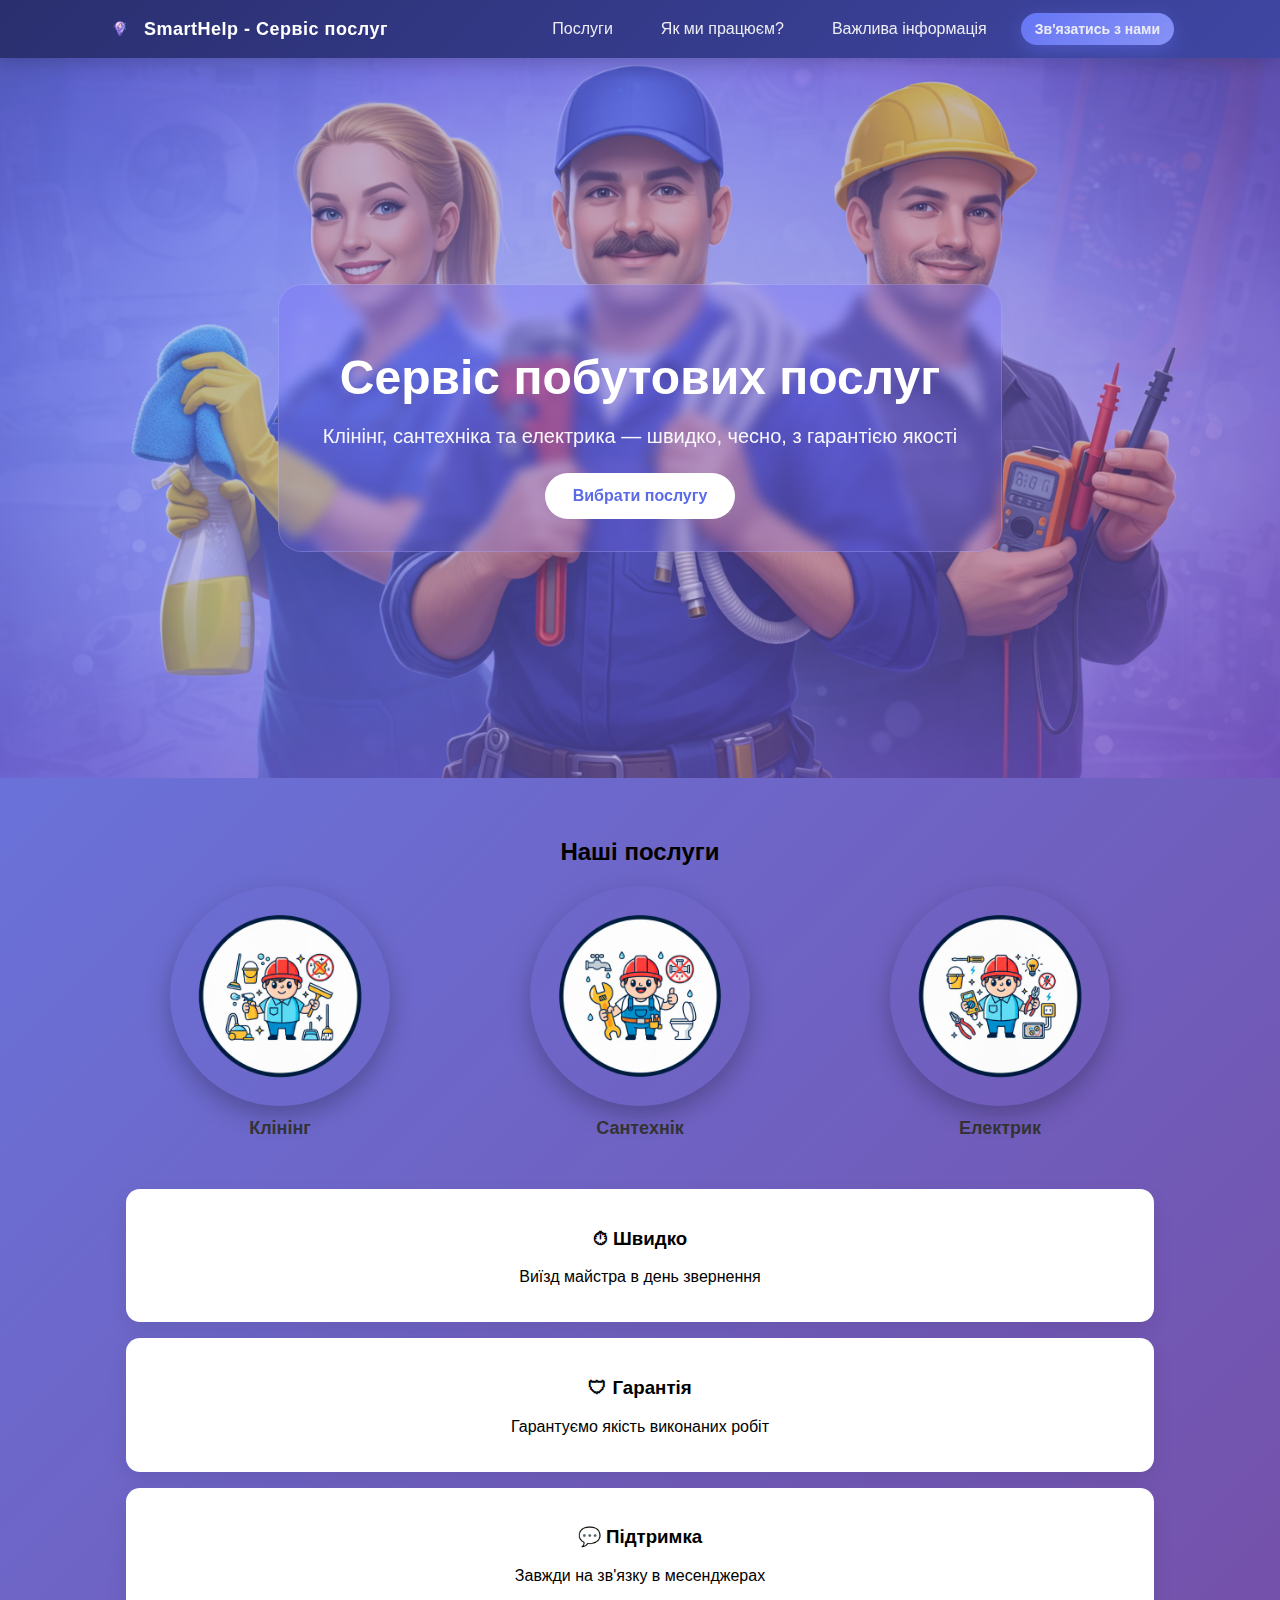
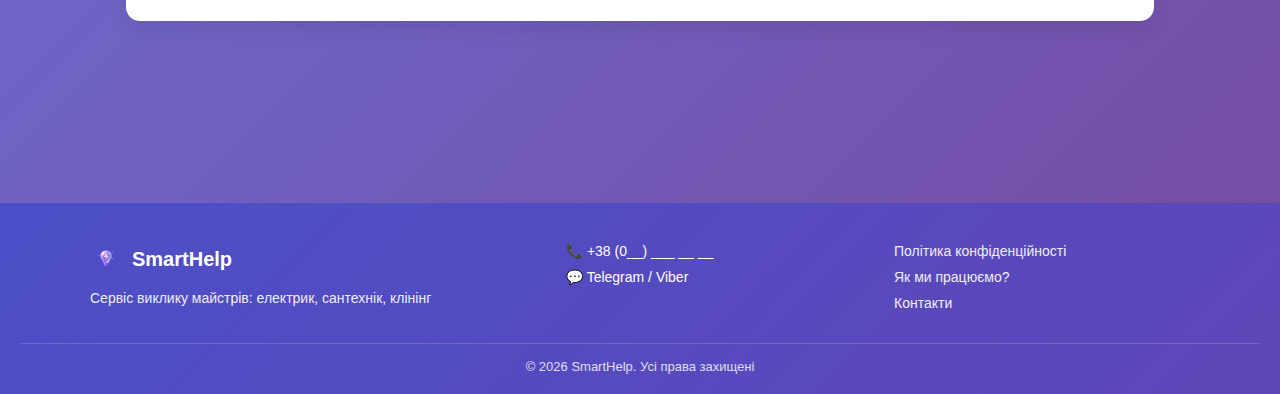
<file: service-site/index.html>
<!DOCTYPE html>
<html lang="ru">
<head>
  <meta charset="UTF-8">
  <meta name="viewport" content="width=device-width, initial-scale=1.0">
  <link rel="stylesheet" href="/static/style.css">
  <title>SmartHelp – Сервіс послуг</title>
<link rel="icon" type="image/png" href="{{ url_for('static', filename='img/favicon.png') }}">
</head>
<body>

<header class="header">
  <div class="header-inner">
    <div class="logo">
  <img src="/static/img/favicon.png" alt="SmartHelp">
  <span>SmartHelp - Сервіс послуг</span>
</div>

    <nav class="header-nav" id="mobileMenu">
      <a href="/">Послуги</a>
      <a href="/how-it-works">Як ми працюєм?</a>
      <a href="/info">Важлива інформація</a>
      <a href="/contacts" class="contact-btn">Зв'язатись з нами</a>
    </nav>

    <!-- КНОПКА-МЕНЮ С КАРТИНКОЙ -->
    <button class="menu-btn" id="menuToggle" aria-label="Меню">
  <span></span>
  <span></span>
  <span></span>
</button>
  </div>
</header>

<div class="hero">
  <div class="hero-content">
    <div class="hero-text-bg">
      <h1>Сервіс побутових послуг</h1>
      <p>Клінінг, сантехніка та електрика — швидко, чесно, з гарантією якості</p>
      <a href="#services" class="hero-btn">Вибрати послугу</a>
    </div>
  </div>
</div>

<div class="container">
  <h2 id="services">Наші послуги</h2>

  <div class="services circles">
    <a class="service-circle" href="/service/Клининг">
      <div class="circle-img">
        <img src="/static/cleaning.png" alt="Клининг">
      </div>
      <span>Клінінг</span>
    </a>

    <a class="service-circle" href="/service/Сантехник">
      <div class="circle-img">
        <img src="/static/plumber.png" alt="Сантехник">
      </div>
      <span>Сантехнік</span>
    </a>

    <a class="service-circle" href="/service/Электрик">
      <div class="circle-img">
        <img src="/static/electric.png" alt="Электрик">
      </div>
      <span>Електрик</span>
    </a>
  </div>
  <div class="features">
      <div class="feature">
        <h3>⏱ Швидко</h3>
        <p>Виїзд майстра в день звернення</p>
      </div>
      <div class="feature">
        <h3>🛡 Гарантія</h3>
        <p>Гарантуємо якість виконаних робіт</p>
      </div>
      <div class="feature">
        <h3>💬 Підтримка</h3>
        <p>Завжди на зв'язку в месенджерах</p>
      </div>
    </div>
  </div>
<script>
  const btn = document.getElementById('menuToggle');
const menu = document.getElementById('mobileMenu');

btn.addEventListener('click', () => {
  menu.classList.toggle('active');
  btn.classList.toggle('active');
});
</script>

<!-- ФУТЕР ВНЕ КОНТЕНТЕРА -->
<footer class="site-footer">
  <div class="footer-content">

    <div class="footer-brand">
      <div class="footer-logo">
        <img src="/static/logo.png" alt="SmartHelp">
        <span>SmartHelp</span>
      </div>
      <p>Сервіс виклику майстрів: електрик, сантехнік, клінінг</p>
    </div>

    <div class="footer-contacts">
      <div class="footer-item">
        📞 <a href="tel:+380XXXXXXXXX">+38 (0__) ___ __ __</a>
      </div>
      <div class="footer-item">
        💬 Telegram / Viber
      </div>
    </div>

    <div class="footer-links">
      <a href="/privacy">Політика конфіденційності</a>
      <a href="/how-it-works">Як ми працюємо?</a>
      <a href="/contacts">Контакти</a>
    </div>

  </div>

  <div class="footer-bottom">
    © 2026 SmartHelp. Усі права захищені
  </div>
</footer>
</body>
</html>
</file>
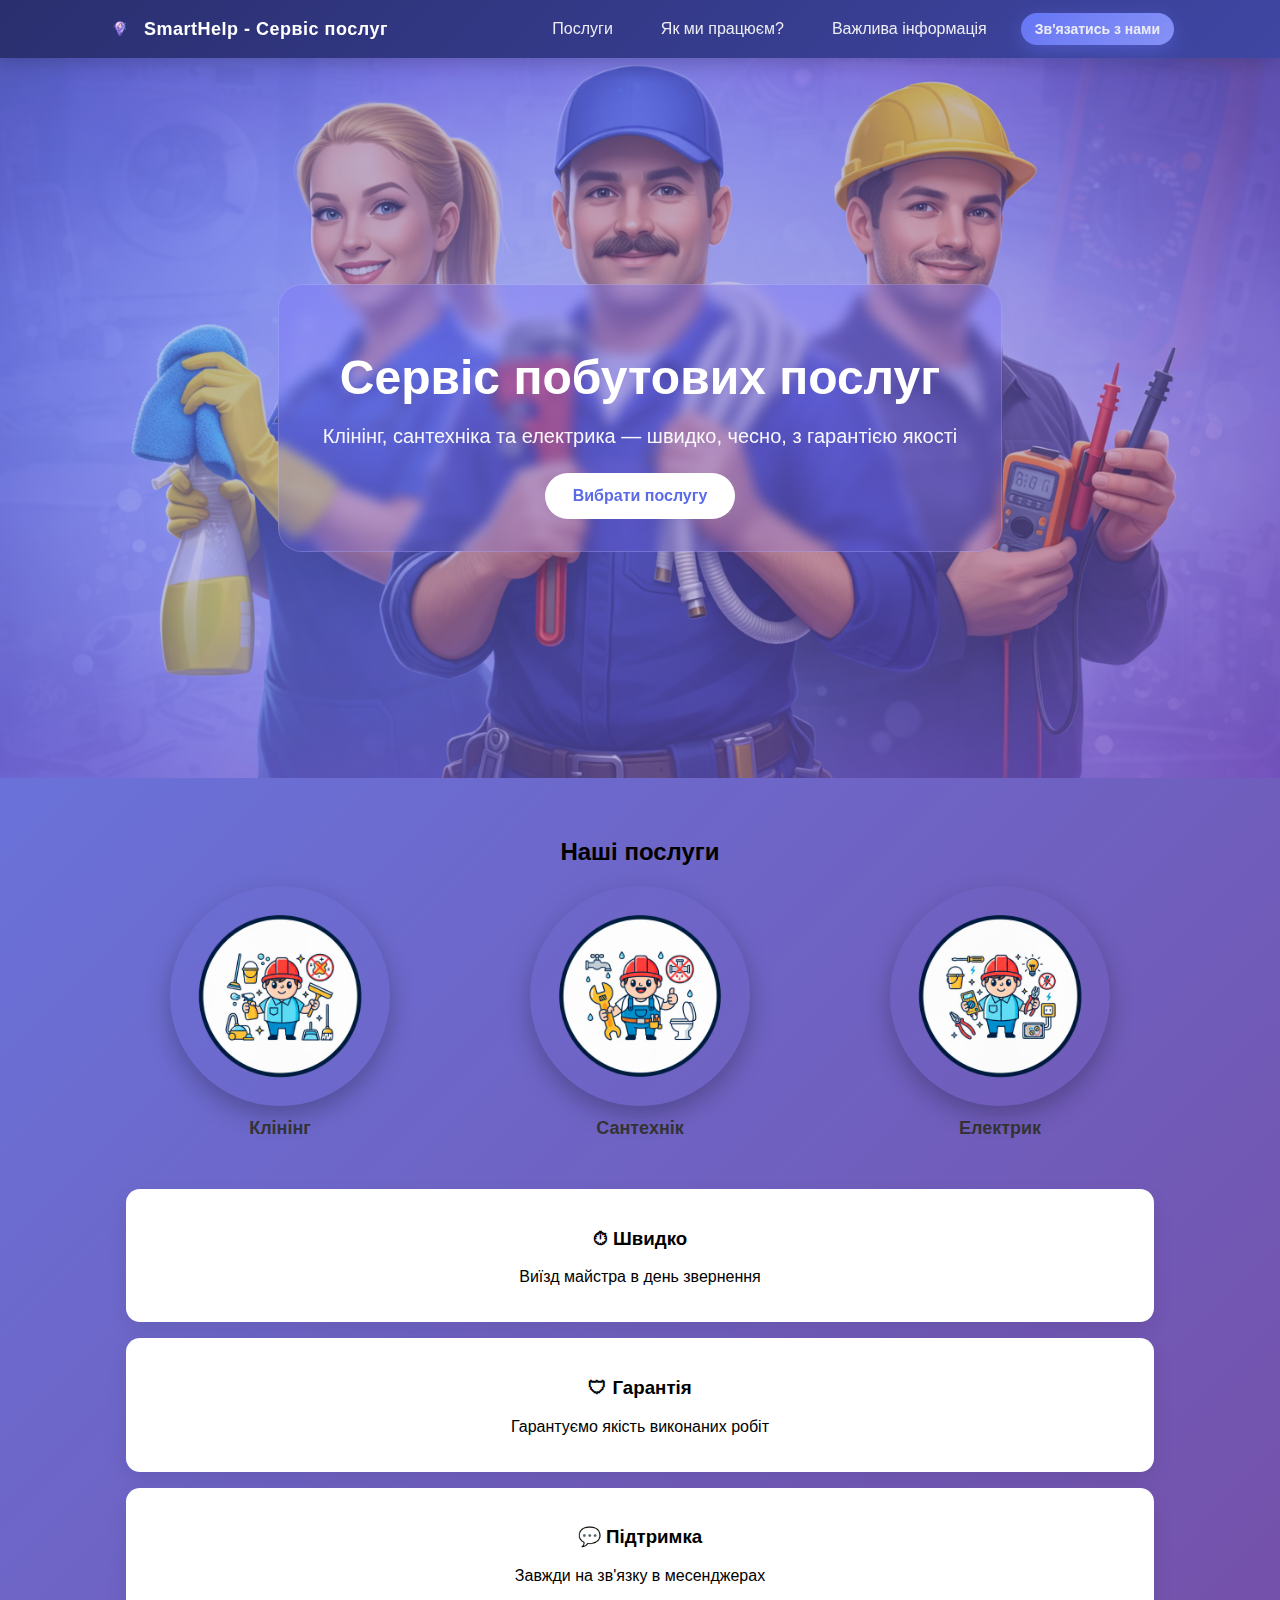
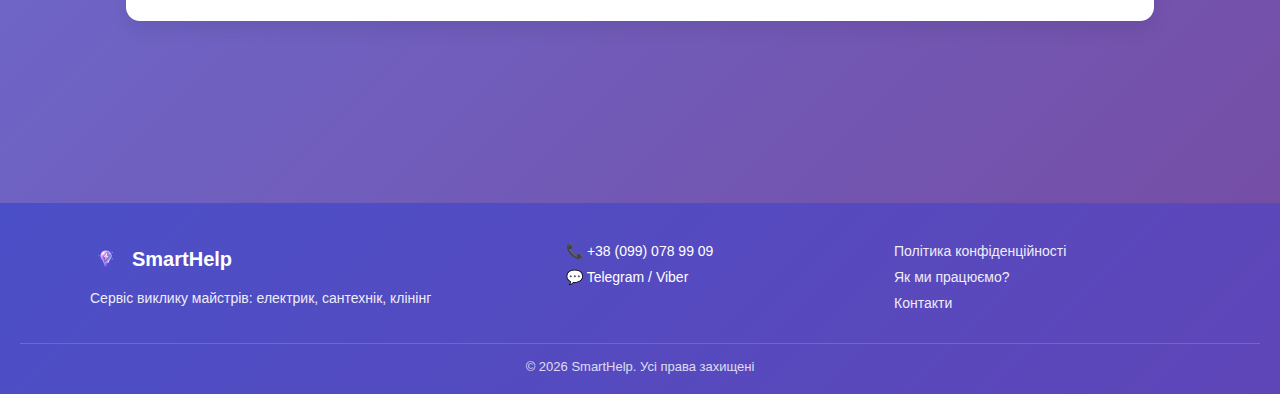
<file: templates/index.html>
<!DOCTYPE html>
<html lang="ru">
<head>
  <meta charset="UTF-8">
  <meta name="viewport" content="width=device-width, initial-scale=1.0">
  <link rel="stylesheet" href="/static/style.css">
  <title>SmartHelp – Сервіс послуг</title>
<link rel="icon" type="image/png" href="{{ url_for('static', filename='img/favicon.png') }}">
</head>
<body>

<header class="header">
  <div class="header-inner">
    <div class="logo">
  <img src="/static/img/favicon.png" alt="SmartHelp">
  <span>SmartHelp - Сервіс послуг</span>
</div>

    <nav class="header-nav" id="mobileMenu">
      <a href="/">Послуги</a>
      <a href="/how-it-works">Як ми працюєм?</a>
      <a href="/info">Важлива інформація</a>
      <a href="/contacts" class="contact-btn">Зв'язатись з нами</a>
    </nav>

    <!-- КНОПКА-МЕНЮ С КАРТИНКОЙ -->
    <button class="menu-btn" id="menuToggle" aria-label="Меню">
  <span></span>
  <span></span>
  <span></span>
</button>
  </div>
</header>

<div class="hero">
  <div class="hero-content">
    <div class="hero-text-bg">
      <h1>Сервіс побутових послуг</h1>
      <p>Клінінг, сантехніка та електрика — швидко, чесно, з гарантією якості</p>
      <a href="#services" class="hero-btn">Вибрати послугу</a>
    </div>
  </div>
</div>

<div class="container">
  <h2 id="services">Наші послуги</h2>

  <div class="services circles">
    <a class="service-circle" href="/service/Клининг">
      <div class="circle-img">
        <img src="/static/cleaning.png" alt="Клининг">
      </div>
      <span>Клінінг</span>
    </a>

    <a class="service-circle" href="/service/Сантехник">
      <div class="circle-img">
        <img src="/static/plumber.png" alt="Сантехник">
      </div>
      <span>Сантехнік</span>
    </a>

    <a class="service-circle" href="/service/Электрик">
      <div class="circle-img">
        <img src="/static/electric.png" alt="Электрик">
      </div>
      <span>Електрик</span>
    </a>
  </div>
  <div class="features">
      <div class="feature">
        <h3>⏱ Швидко</h3>
        <p>Виїзд майстра в день звернення</p>
      </div>
      <div class="feature">
        <h3>🛡 Гарантія</h3>
        <p>Гарантуємо якість виконаних робіт</p>
      </div>
      <div class="feature">
        <h3>💬 Підтримка</h3>
        <p>Завжди на зв'язку в месенджерах</p>
      </div>
    </div>
  </div>
<script>
  const btn = document.getElementById('menuToggle');
const menu = document.getElementById('mobileMenu');

btn.addEventListener('click', () => {
  menu.classList.toggle('active');
  btn.classList.toggle('active');
});
</script>

<!-- ФУТЕР ВНЕ КОНТЕНТЕРА -->
<footer class="site-footer">
  <div class="footer-content">

    <div class="footer-brand">
      <div class="footer-logo">
        <img src="/static/logo.png" alt="SmartHelp">
        <span>SmartHelp</span>
      </div>
      <p>Сервіс виклику майстрів: електрик, сантехнік, клінінг</p>
    </div>

    <div class="footer-contacts">
      <div class="footer-item">
        📞 <a href="tel:+380XXXXXXXXX">+38 (099) 078 99 09</a>
      </div>
      <div class="footer-item">
        💬 Telegram / Viber
      </div>
    </div>

    <div class="footer-links">
      <a href="/privacy">Політика конфіденційності</a>
      <a href="/how-it-works">Як ми працюємо?</a>
      <a href="/contacts">Контакти</a>
    </div>

  </div>

  <div class="footer-bottom">
    © 2026 SmartHelp. Усі права захищені
  </div>
</footer>
</body>
</html>
</file>
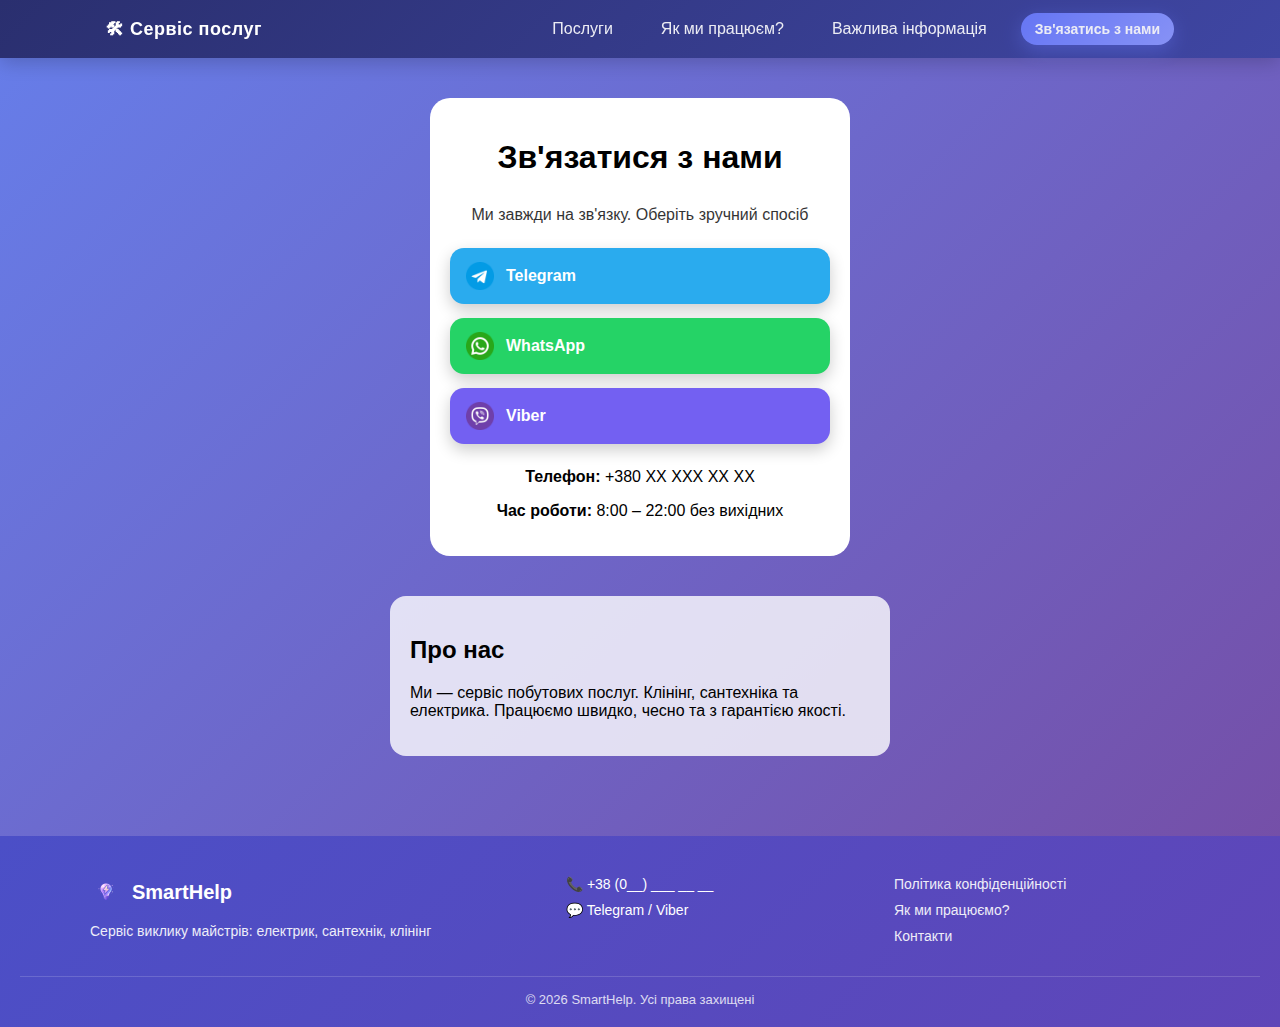
<file: templates/contacts.html>
<!DOCTYPE html>
<html lang="ru">
<head>
  <meta charset="UTF-8">
  <meta name="viewport" content="width=device-width, initial-scale=1.0">
  <title>Связаться с нами</title>
  <link rel="stylesheet" href="/static/style.css">
</head>
<body>
<header class="header">
  <div class="header-inner">
    <div class="logo">🛠 Сервіс послуг</div>

    <nav class="header-nav" id="mobileMenu">
      <a href="/">Послуги</a>
      <a href="/how-it-works">Як ми працюєм?</a>
      <a href="/info">Важлива інформація</a>
      <a href="/contacts" class="contact-btn">Зв'язатись з нами</a>
    </nav>

    <!-- КНОПКА-МЕНЮ С КАРТИНКОЙ -->
    <button class="menu-btn" id="menuToggle" aria-label="Меню">
  <span></span>
  <span></span>
  <span></span>
</button>
  </div>
</header>
  <div class="contacts-page container">
    <h1>Зв'язатися з нами</h1>
    <p class="contacts-subtitle">
      Ми завжди на зв'язку. Оберіть зручний спосіб
    </p>

    <div class="messengers">
      <a href="https://t.me/your_username" target="_blank" class="messenger tg">
        <img src="/static/telegram.png" alt="Telegram">
        Telegram
      </a>

      <a href="https://wa.me/380XXXXXXXXX" target="_blank" class="messenger wa">
        <img src="/static/whatsapp.png" alt="WhatsApp">
        WhatsApp
      </a>

      <a href="viber://chat?number=+380XXXXXXXXX" class="messenger vb">
        <img src="/static/viber.png" alt="Viber">
        Viber
      </a>
    </div>

    <div class="contact-info">
      <p><strong>Телефон:</strong> +380 XX XXX XX XX</p>
      <p><strong>Час роботи:</strong> 8:00 – 22:00 без вихідних</p>
    </div>
  </div>

    </div>

    <div class="about-us">
      <h2>Про нас</h2>
      <p>
        Ми — сервіс побутових послуг. Клінінг, сантехніка та електрика.
Працюємо швидко, чесно та з гарантією якості.
      </p>
    </div>
  </div>
<script>
  const btn = document.getElementById('menuToggle');
const menu = document.getElementById('mobileMenu');

btn.addEventListener('click', () => {
  menu.classList.toggle('active');
  btn.classList.toggle('active');
});
</script>

<!-- ФУТЕР ВНЕ КОНТЕНТЕРА -->
<footer class="site-footer">
  <div class="footer-content">

    <div class="footer-brand">
      <div class="footer-logo">
        <img src="/static/logo.png" alt="SmartHelp">
        <span>SmartHelp</span>
      </div>
      <p>Сервіс виклику майстрів: електрик, сантехнік, клінінг</p>
    </div>

    <div class="footer-contacts">
      <div class="footer-item">
        📞 <a href="tel:+380XXXXXXXXX">+38 (0__) ___ __ __</a>
      </div>
      <div class="footer-item">
        💬 Telegram / Viber
      </div>
    </div>

    <div class="footer-links">
      <a href="/privacy">Політика конфіденційності</a>
      <a href="/how-it-works">Як ми працюємо?</a>
      <a href="/contacts">Контакти</a>
    </div>

  </div>

  <div class="footer-bottom">
    © 2026 SmartHelp. Усі права захищені
  </div>
</footer>

</body>
</html>
</file>
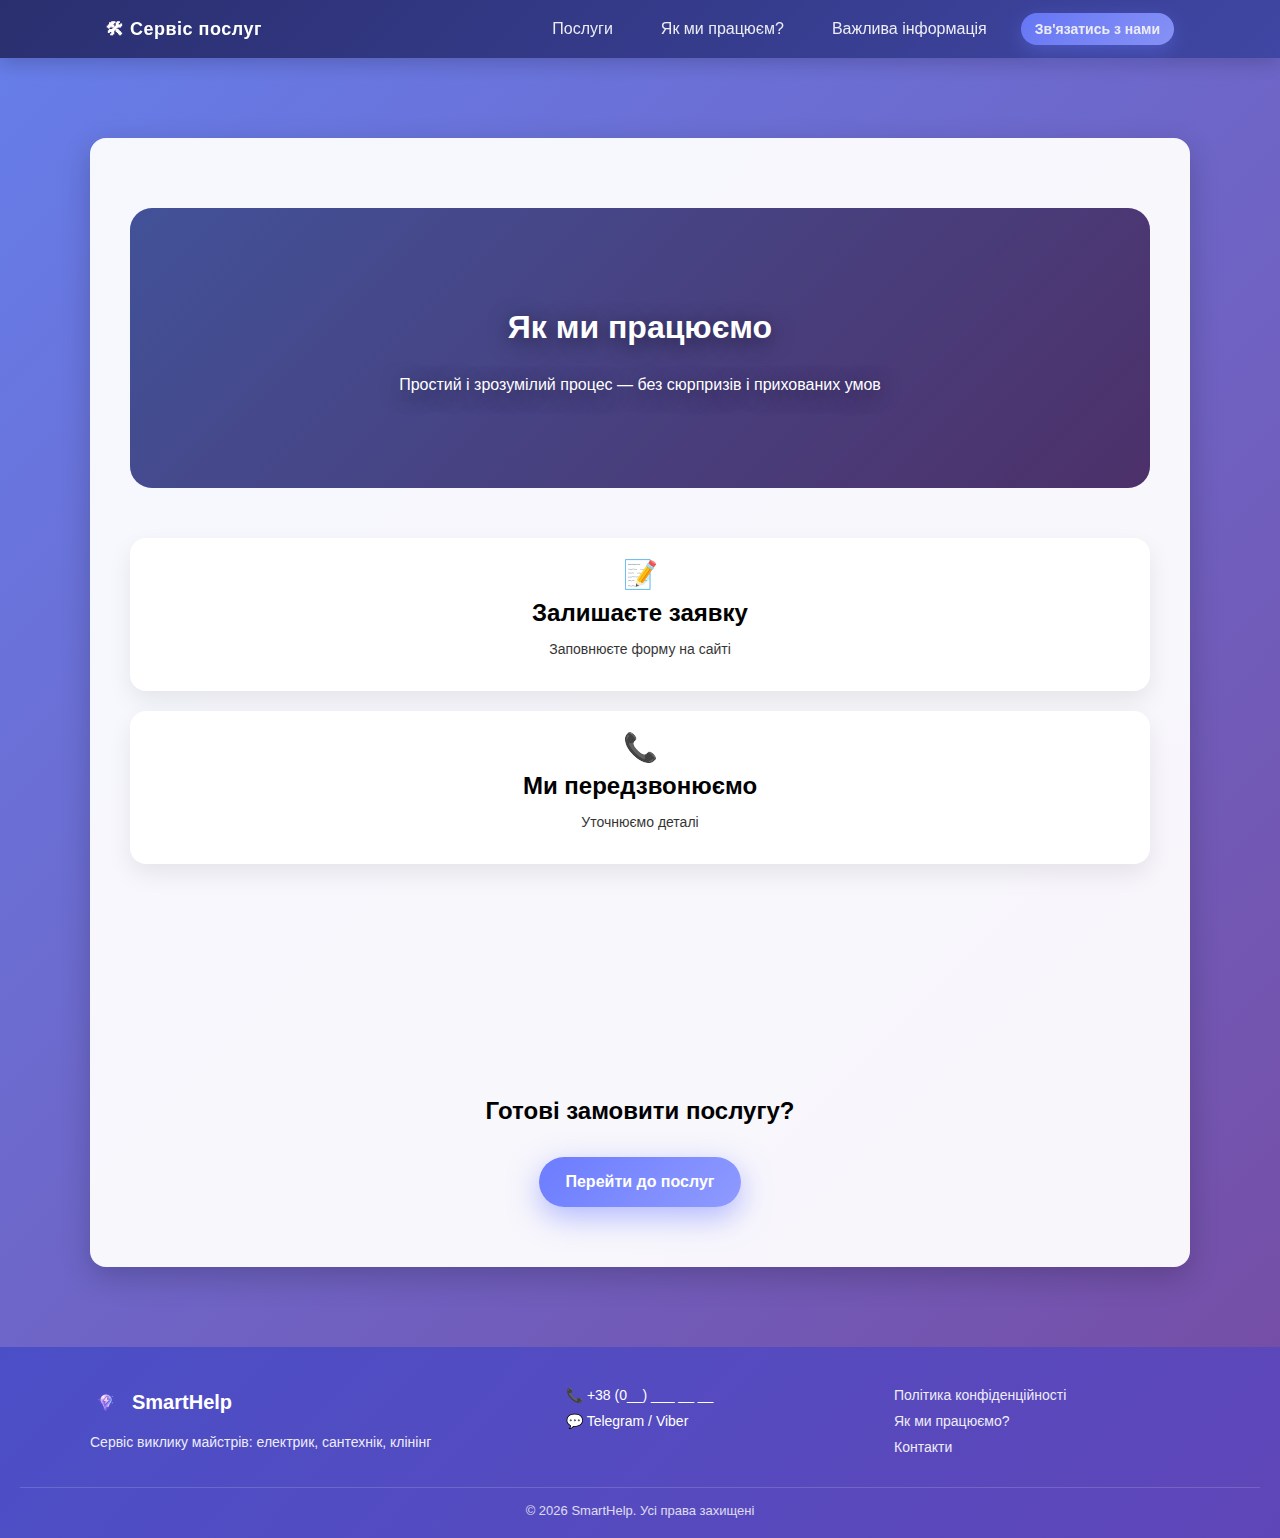
<file: templates/how_it_works.html>
<!DOCTYPE html>
<html lang="ru">
<head>
  <meta charset="UTF-8">
  <meta name="viewport" content="width=device-width, initial-scale=1.0">
  <title>Як ми працюємо</title>
  <link rel="stylesheet" href="/static/style.css">
</head>
<body>

<header class="header">
  <div class="header-inner">
    <div class="logo">🛠 Сервіс послуг</div>

    <nav class="header-nav" id="mobileMenu">
      <a href="/">Послуги</a>
      <a href="/how-it-works">Як ми працюєм?</a>
      <a href="/info">Важлива інформація</a>
      <a href="/contacts" class="contact-btn">Зв'язатись з нами</a>
    </nav>

    <button class="menu-btn" id="menuToggle" aria-label="Меню">
  <span></span>
  <span></span>
  <span></span>
</button>
  </div>
</header>

<!-- ОСНОВНОЙ КОНТЕНТ -->
<main class="page how-page">

  <div class="how-hero">
    <div class="how-hero-overlay"></div>
    <div class="how-hero-content">
      <h1>Як ми працюємо</h1>
      <p>Простий і зрозумілий процес — без сюрпризів і прихованих умов</p>
    </div>
  </div>

  <div class="how-it-works-block">
    <div class="how-step fade-up">
      <div class="how-icon">📝</div>
      <h3>Залишаєте заявку</h3>
      <p>Заповнюєте форму на сайті</p>
    </div>

    <div class="how-step fade-up">
      <div class="how-icon">📞</div>
      <h3>Ми передзвонюємо</h3>
      <p>Уточнюємо деталі</p>
    </div>

    <div class="how-step fade-up">
      <div class="how-icon">🧰</div>
      <h3>Приїжджає майстер</h3>
      <p>Виконує роботу</p>
    </div>
  </div>

  <div class="how-cta">
    <h2>Готові замовити послугу?</h2>
    <a href="/" class="cta-btn">Перейти до послуг</a>
  </div>

</main>

<!-- ФУТЕР ВНЕ КОНТЕНТЕРА -->
<footer class="site-footer">
  <div class="footer-content">

    <div class="footer-brand">
      <div class="footer-logo">
        <img src="/static/logo.png" alt="SmartHelp">
        <span>SmartHelp</span>
      </div>
      <p>Сервіс виклику майстрів: електрик, сантехнік, клінінг</p>
    </div>

    <div class="footer-contacts">
      <div class="footer-item">
        📞 <a href="tel:+380XXXXXXXXX">+38 (0__) ___ __ __</a>
      </div>
      <div class="footer-item">
        💬 Telegram / Viber
      </div>
    </div>

    <div class="footer-links">
      <a href="/privacy">Політика конфіденційності</a>
      <a href="/how-it-works">Як ми працюємо?</a>
      <a href="/contacts">Контакти</a>
    </div>

  </div>

  <div class="footer-bottom">
    © 2026 SmartHelp. Усі права захищені
  </div>
</footer>

<script>
  document.addEventListener('DOMContentLoaded', () => {
    const items = document.querySelectorAll('.fade-up');

    const observer = new IntersectionObserver((entries) => {
      entries.forEach(entry => {
        if (entry.isIntersecting) {
          entry.target.classList.add('show');
        }
      });
    }, { threshold: 0.2 });

    items.forEach(item => observer.observe(item));
  });


  const btn = document.getElementById('menuToggle');
const menu = document.getElementById('mobileMenu');

btn.addEventListener('click', () => {
  menu.classList.toggle('active');
  btn.classList.toggle('active');
});
</script>

</body>
</html>
</file>
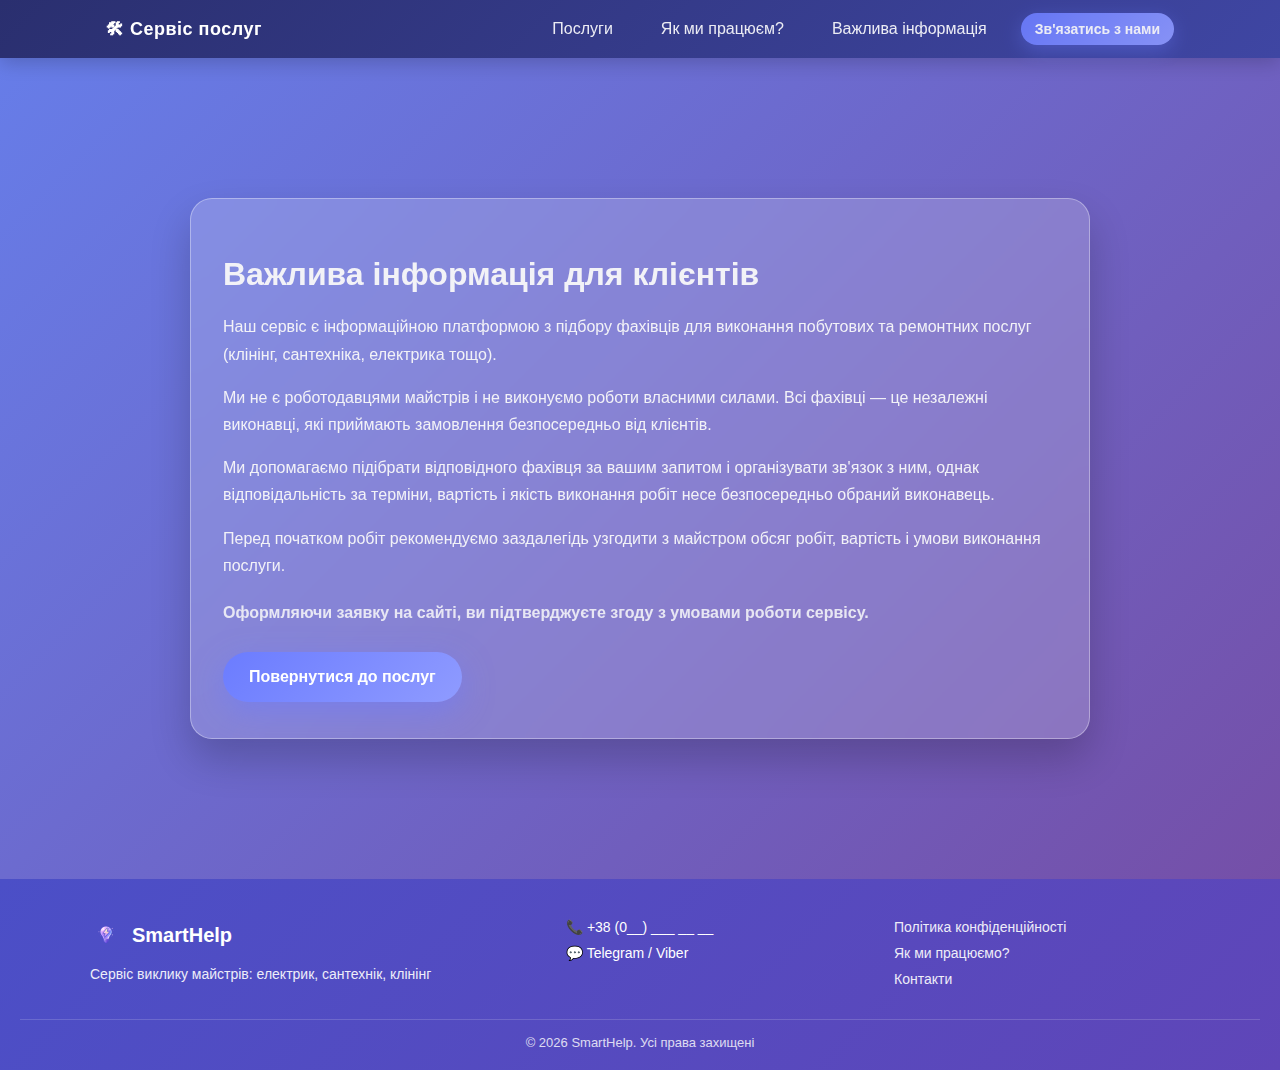
<file: templates/info.html>
<!DOCTYPE html>
<html lang="ru">
<head>
  <meta charset="UTF-8">
  <meta name="viewport" content="width=device-width, initial-scale=1.0">
  <title>Важная информация</title>
  <link rel="stylesheet" href="/static/style.css">
</head>
<body>

<header class="header">
  <div class="header-inner">
    <div class="logo">🛠 Сервіс послуг</div>

    <nav class="header-nav" id="mobileMenu">
      <a href="/">Послуги</a>
      <a href="/how-it-works">Як ми працюєм?</a>
      <a href="/info">Важлива інформація</a>
      <a href="/contacts" class="contact-btn">Зв'язатись з нами</a>
    </nav>

    <!-- КНОПКА-МЕНЮ С КАРТИНКОЙ -->
    <button class="menu-btn" id="menuToggle" aria-label="Меню">
  <span></span>
  <span></span>
  <span></span>
</button>
  </div>
</header>

<div class="info-page">
  <div class="info-card">
    <h1>Важлива інформація для клієнтів</h1>
<p>
Наш сервіс є інформаційною платформою з підбору фахівців для
виконання побутових та ремонтних послуг (клінінг, сантехніка, електрика тощо).
</p>
<p>
      
Ми не є роботодавцями майстрів і не виконуємо роботи власними силами.
      Всі фахівці — це незалежні виконавці, які приймають замовлення безпосередньо від клієнтів.
</p>
<p>
      
Ми допомагаємо підібрати відповідного фахівця за вашим запитом і організувати 
 зв'язок з ним, однак відповідальність за терміни, вартість і якість виконання робіт
 несе безпосередньо обраний виконавець.
</p>
<p>
 Перед початком робіт рекомендуємо заздалегідь узгодити з майстром обсяг робіт,
 вартість і умови виконання послуги.
    
</p>
    <p class="info-note">
Оформляючи заявку на сайті, ви підтверджуєте згоду з умовами роботи сервісу.
</p>
<a href="/" class="cta-btn">Повернутися до послуг</a>
</div>
</div>
<script>
  const btn = document.getElementById('menuToggle');
const menu = document.getElementById('mobileMenu');

btn.addEventListener('click', () => {
  menu.classList.toggle('active');
  btn.classList.toggle('active');
});
</script>
<footer class="site-footer">
  <div class="footer-content">

    <div class="footer-brand">
      <div class="footer-logo">
        <img src="/static/logo.png" alt="SmartHelp">
        <span>SmartHelp</span>
      </div>
      <p>Сервіс виклику майстрів: електрик, сантехнік, клінінг</p>
    </div>

    <div class="footer-contacts">
      <div class="footer-item">
        📞 <a href="tel:+380XXXXXXXXX">+38 (0__) ___ __ __</a>
      </div>
      <div class="footer-item">
        💬 Telegram / Viber
      </div>
    </div>

    <div class="footer-links">
      <a href="/privacy">Політика конфіденційності</a>
      <a href="/how-it-works">Як ми працюємо?</a>
      <a href="/contacts">Контакти</a>
    </div>

  </div>

  <div class="footer-bottom">
    © 2026 SmartHelp. Усі права захищені
  </div>
</footer>
</body>
</html>
</file>
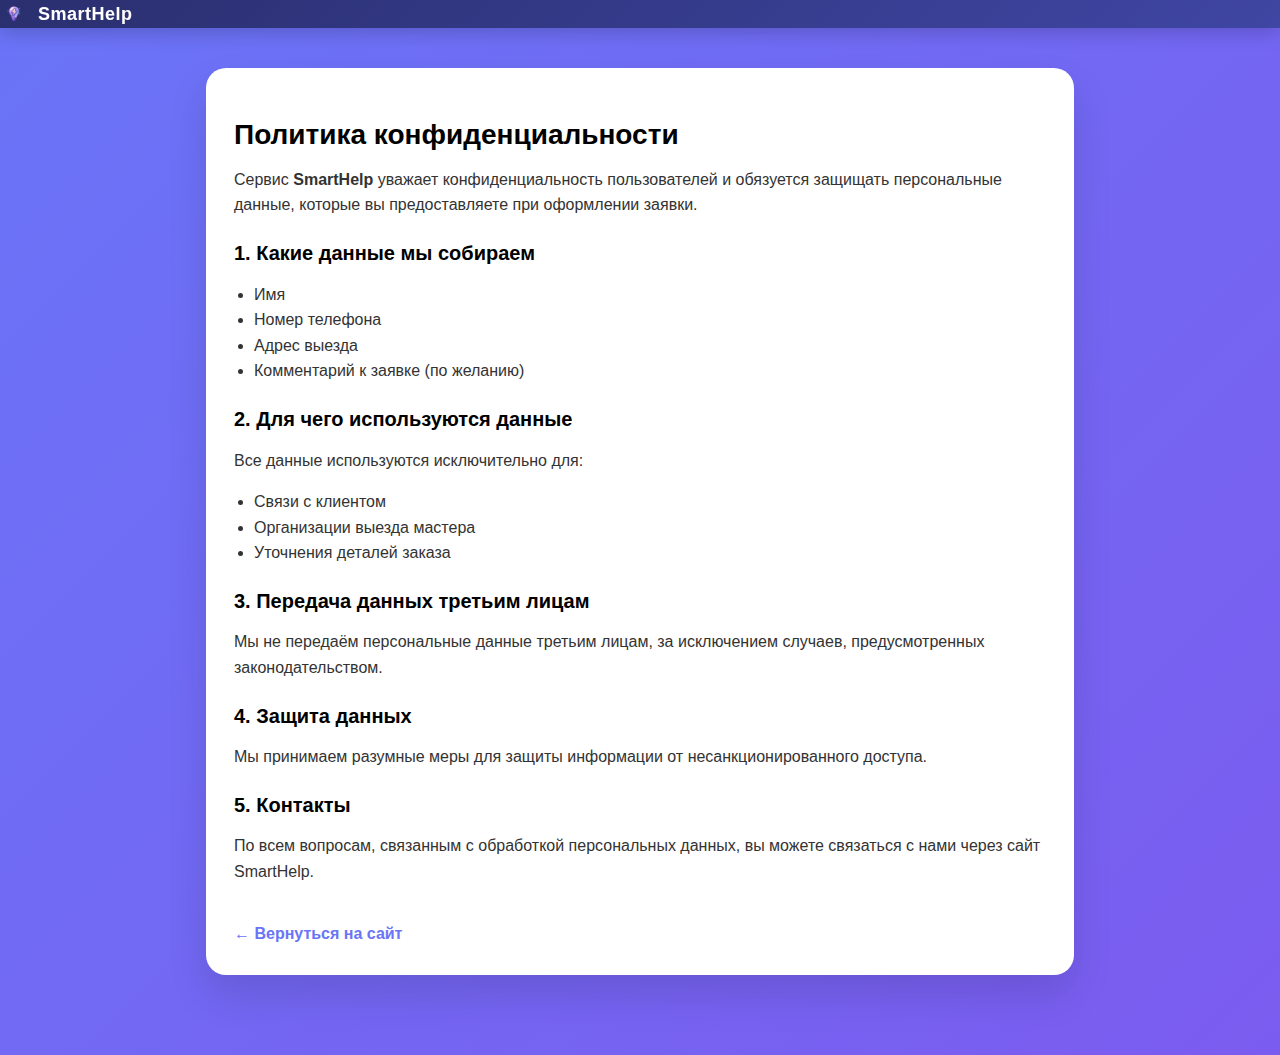
<file: templates/privacy.html>
<!DOCTYPE html>
<html lang="ru">
<head>
  <meta charset="UTF-8">
  <title>Политика конфиденциальности — SmartHelp</title>
  <meta name="viewport" content="width=device-width, initial-scale=1.0">
  <link rel="stylesheet" href="/static/style.css">
</head>
<body class="privacy-page">

  <!-- Шапка как на сайте -->
  <header class="header">
    <div class="logo">
      <img src="/static/logo.png" alt="SmartHelp" height="28">
      <span>SmartHelp</span>
    </div>
  </header>

  <!-- Контент -->
  <main class="privacy-container">
    <div class="privacy-card">
      <h1>Политика конфиденциальности</h1>

      <p>
        Сервис <b>SmartHelp</b> уважает конфиденциальность пользователей и обязуется
        защищать персональные данные, которые вы предоставляете при оформлении заявки.
      </p>

      <h2>1. Какие данные мы собираем</h2>
      <ul>
        <li>Имя</li>
        <li>Номер телефона</li>
        <li>Адрес выезда</li>
        <li>Комментарий к заявке (по желанию)</li>
      </ul>

      <h2>2. Для чего используются данные</h2>
      <p>
        Все данные используются исключительно для:
      </p>
      <ul>
        <li>Связи с клиентом</li>
        <li>Организации выезда мастера</li>
        <li>Уточнения деталей заказа</li>
      </ul>

      <h2>3. Передача данных третьим лицам</h2>
      <p>
        Мы не передаём персональные данные третьим лицам, за исключением случаев,
        предусмотренных законодательством.
      </p>

      <h2>4. Защита данных</h2>
      <p>
        Мы принимаем разумные меры для защиты информации от несанкционированного доступа.
      </p>

      <h2>5. Контакты</h2>
      <p>
        По всем вопросам, связанным с обработкой персональных данных, вы можете связаться с нами через сайт SmartHelp.
      </p>

      <a href="/" class="back-link">← Вернуться на сайт</a>
    </div>
  </main>

</body>
</html>
</file>
<file: static/style.css>
* {
  box-sizing: border-box;
}

body {
  margin: 0;
  min-height: 100vh;
  font-family: Arial, sans-serif;
  background: linear-gradient(135deg, #667eea, #764ba2);
  overflow-x: hidden;
}

.container {
  background: transparent;     /* УБРАЛИ БЕЛЫЙ ФОН */
  padding: 40px 20px;
  border-radius: 0;
  box-shadow: none;
  text-align: center;
  max-width: 1100px;
  width: 100%;
  margin: 0 auto;
}

h1 {
  margin-bottom: 30px;
}

.services {
  display: grid;
  grid-template-columns: repeat(3, 1fr);
  gap: 20px;
  margin-bottom: 30px;
}

.service-card {
  background: #f7f8ff;
  border-radius: 14px;
  padding: 30px 20px;
  text-decoration: none;
  color: #333;
  font-size: 18px;
  box-shadow: 0 5px 15px rgba(0,0,0,0.1);
  transition: transform 0.2s ease, box-shadow 0.2s ease;
}

.service-card:hover {
  transform: translateY(-6px);
  box-shadow: 0 12px 25px rgba(0,0,0,0.2);
}

.service-icon {
  font-size: 40px;
  display: block;
  margin-bottom: 10px;
}

.admin-link {
  display: inline-block;
  margin-top: 10px;
  text-decoration: none;
  color: #667eea;
  font-weight: bold;
}

.admin-link:hover {
  text-decoration: underline;
}

/* Страницы услуг */
.page {
  background: rgba(255,255,255,0.95);
  padding: 40px;
  border-radius: 16px;
  box-shadow: 0 10px 30px rgba(0,0,0,0.2);
  max-width: 600px;
  margin: 60px auto;
  text-align: center;
}

input, button {
  padding: 12px;
  width: 100%;
  max-width: 300px;
  margin-bottom: 10px;
  border-radius: 8px;
  border: 1px solid #ccc;
  font-size: 16px;
}

button {
  background: #667eea;
  color: white;
  border: none;
  cursor: pointer;
}

button:hover {
  background: #5566d6;
}
.service-card {
  position: relative;
  overflow: hidden;
}

.service-info {
  position: absolute;
  left: 0;
  right: 0;
  bottom: -100%;
  background: rgba(102, 126, 234, 0.95);
  color: white;
  padding: 15px;
  font-size: 14px;
  transition: bottom 0.3s ease;
}

.service-card:hover .service-info {
  bottom: 0;
}

.service-page {
  display: grid;
  grid-template-columns: 2fr 1fr;
  gap: 30px;
  text-align: left;
}

.service-gallery {
  display: flex;
  gap: 10px;
  margin-bottom: 20px;
}

.service-gallery img {
  width: 120px;
  height: 80px;
  object-fit: cover;
  border-radius: 8px;
  background: #ddd;
}


.admin-page {
  max-width: 900px;
}

.admin-filters {
  display: flex;
  gap: 10px;
  margin-bottom: 20px;
}

.admin-filters a {
  padding: 8px 12px;
  background: #eee;
  border-radius: 6px;
  text-decoration: none;
  color: #333;
  font-size: 14px;
}

.orders {
  display: flex;
  flex-direction: column;
  gap: 15px;
}

.order-card {
  padding: 30px 26px;     /* больше воздуха */
}

.order-card input,
.order-card textarea {
  width: 100%;
  box-sizing: border-box;
  margin-bottom: 12px;
}

.order-card textarea {
  min-height: 90px;
}

.order-card h3 {
  margin-bottom: 16px;
}

.order-note {
  margin-top: 10px;
  font-size: 13px;
  line-height: 1.4;
  text-align: center;
  color: #666;
}


.order-actions a {
  margin-left: 5px;
  text-decoration: none;
  padding: 6px 10px;
  border-radius: 6px;
  font-size: 12px;
  background: #667eea;
  color: white;
}

.order-actions a:hover {
  opacity: 0.85;
}

.status-новый {
  border-left: 6px solid #ff9800;
}

.status-в-обработке {
  border-left: 6px solid #03a9f4;
}

.status-выполнен {
  border-left: 6px solid #4caf50;
}
.services.circles {
  grid-template-columns: repeat(3, 1fr);
}

.service-circle {
  text-decoration: none;
  color: #333;
  display: flex;
  flex-direction: column;
  align-items: center;
  gap: 12px;
}

.circle-img {
  width: 220px;          /* БОЛЬШЕ */
  height: 220px;         /* БОЛЬШЕ */
  border-radius: 50%;
  overflow: hidden;
  box-shadow: 0 10px 25px rgba(0,0,0,0.25);
  transition: transform 0.25s ease, box-shadow 0.25s ease;
  background: transparent;   /* УБИРАЕМ БЕЛЫЙ ФОН */
}

.circle-img img {
  width: 100%;
  height: 100%;
  object-fit: contain;   /* чтобы PNG не обрезался */
  background: transparent;
}

.service-circle:hover .circle-img {
  transform: scale(1.05);
  box-shadow: 0 15px 35px rgba(0,0,0,0.3);
}

.service-circle span {
  font-size: 18px;
  font-weight: bold;
}

/* HERO */
.hero {
  height: 80vh;
  background: 
    linear-gradient(135deg, rgba(102,126,234,0.45), rgba(118,75,162,0.35)),
    url("/static/hero-bg.png") center/cover no-repeat;
  display: flex;
  justify-content: center;
  align-items: center;
  text-align: center;
  color: white;
}


.hero-content {
  animation: fadeInUp 0.8s ease-out;
}

.hero h1 {
  font-size: 48px;
  margin-bottom: 10px;
}

.hero p {
  font-size: 20px;
  opacity: 0.95;
  margin-bottom: 25px;
}

.hero-btn {
  display: inline-block;
  padding: 14px 28px;
  background: white;
  color: #5b6be8;
  border-radius: 999px;
  text-decoration: none;
  font-weight: bold;
  transition: transform 0.2s ease, box-shadow 0.2s ease;
}

.hero-btn:hover {
  transform: translateY(-3px);
  box-shadow: 0 10px 25px rgba(0,0,0,0.25);
}

.hero-text-bg {
  background: linear-gradient(
    180deg,
    rgba(120, 110, 255, 0.35),
    rgba(120, 110, 255, 0.2)
  );
  backdrop-filter: blur(6px);
  padding: 32px 44px;
  border-radius: 24px;
  border: 1px solid rgba(255,255,255,0.15);
}

/* FEATURES */
.features {
  display: grid;
  grid-template-columns: repeat(3, 1fr);
  gap: 20px;
  margin: 50px 0 30px;
}

.feature {
  background: #ffffff;
  border-radius: 14px;
  padding: 20px;
  text-align: center;
  box-shadow: 0 8px 20px rgba(0,0,0,0.08);
  transition: transform 0.2s ease;
}

.feature:hover {
  transform: translateY(-5px);
}

/* ANIMATIONS */
@keyframes fadeInUp {
  from {
    opacity: 0;
    transform: translateY(15px);
  }
  to {
    opacity: 1;
    transform: translateY(0);
  }
}

/* Smooth scroll */
html {
  scroll-behavior: smooth;
}

.service-page.modern {
  max-width: 1200px;
}

.service-hero {
  text-align: center;
  color: white;
  margin-bottom: 40px;
  text-shadow: 0 4px 15px rgba(0,0,0,0.4);
}

.service-subtitle {
  opacity: 0.9;
}


.service-gallery.big img {
  width: 100%;
  max-width: 260px;
  border-radius: 14px;
  margin-right: 10px;
  box-shadow: 0 10px 25px rgba(0,0,0,0.25);
}


.price-card,
.order-card {
  background: rgba(255, 255, 255, 0.25);
  backdrop-filter: blur(16px);
  -webkit-backdrop-filter: blur(16px);
  border: 1px solid rgba(255, 255, 255, 0.35);
}

.service-bullets {
  margin-top: 20px;
  list-style: none;
  padding: 0;
}

.service-bullets li {
  margin-bottom: 8px;
}

.order-card {
  background: rgba(255,255,255,0.95);
  border-radius: 18px;
  padding: 25px;
  box-shadow: 0 15px 35px rgba(0,0,0,0.25);
  position: sticky;
  top: 30px;
}

.order-card h3 {
  margin-bottom: 15px;
}

.order-card textarea {
  width: 100%;
  min-height: 80px;
  resize: vertical;
  border-radius: 8px;
  padding: 10px;
  border: 1px solid #ccc;
  margin-bottom: 10px;
}

.order-note {
  font-size: 13px;
  opacity: 0.7;
  margin-top: 8px;
  text-align: center;
}

.back-link {
  display: inline-block;
  margin-top: 30px;
  color: white;
  text-decoration: none;
}
.service-hero-bg {
  position: relative;
  height: 380px;              /* БОЛЬШЕ */
  border-radius: 22px;
  overflow: hidden;
  display: flex;
  align-items: center;
  justify-content: center;
  margin-bottom: 40px;
  background-size: cover;
  background-position: center;
}

.service-hero-overlay {
  background: linear-gradient(
    to bottom,
    rgba(0,0,0,0.55),
    rgba(0,0,0,0.75)
  );
}


.service-hero-content {
  position: relative;
  z-index: 2;
  text-align: center;
  color: white;
  text-shadow: 0 4px 20px rgba(0,0,0,0.6);
  max-width: 1000px;
  padding: 20px;
}

.service-hero-content h1 {
  font-size: 46px;
  margin-bottom: 18px;
}

.service-hero-content p {
  font-size: 18px;
  opacity: 0.95;
}

/* Фоны под конкретные услуги */
.service-hero-bg.клининг {
  background-image: url("/static/hero-cleaning.jpg");
}

.service-hero-bg.сантехник {
  background-image: url("/static/hero-plumber.jpg");
}

.service-hero-bg.электрик {
  background-image: url("/static/hero-electric.jpg");
}
.service-list {
  display: grid;
  grid-template-columns: 1fr 1fr;
  gap: 20px 40px;
  text-align: left;
  font-size: 15px;
  line-height: 1.5;
  margin-top: 15px;
}

.service-list ul {
  list-style: none;
  padding: 0;
  margin: 0;
}

.service-list li {
  position: relative;
  padding-left: 20px;
  margin-bottom: 6px;
}

.service-list li::before {
  content: "⚡";
  position: absolute;
  left: 0;
  top: 0;
}
.service-hero-content {
  background: rgba(0, 0, 0, 0.45);   /* тёмная полупрозрачная карточка */
  backdrop-filter: blur(6px);       /* эффект стекла (в Chrome/Edge работает) */
  border-radius: 18px;
  padding: 22px 26px;
  box-shadow: 0 20px 40px rgba(0,0,0,0.35);
}
.service-list {
  max-height: 220px;      /* ограничим высоту */
  overflow-y: auto;      /* появится скролл */
  padding-right: 8px;
}

/* Красивый скролл */
.service-list::-webkit-scrollbar {
  width: 6px;
}
.service-list::-webkit-scrollbar-thumb {
  background: rgba(255,255,255,0.5);
  border-radius: 10px;
}
.service-list li {
  color: #f1f1f1;
  font-size: 14.5px;
  line-height: 1.6;
  text-shadow: 0 1px 3px rgba(0,0,0,0.7);
}
.service-list-wrapper {
  margin-top: 10px;
  text-align: center;
}

.service-list {
  max-height: 220px;
  overflow: hidden;
  transition: max-height 0.5s ease;
}

.service-list.expanded {
  max-height: 1000px; /* хватит для всего списка */
}

.service-toggle-btn {
  margin-top: 12px;
  background: rgba(255, 255, 255, 0.9);
  color: #333;
  border: none;
  border-radius: 999px;
  padding: 8px 18px;
  cursor: pointer;
  font-size: 14px;
  font-weight: 600;
  transition: transform 0.15s ease, box-shadow 0.15s ease;
}

.service-toggle-btn:hover {
  transform: translateY(-2px);
  box-shadow: 0 6px 16px rgba(0,0,0,0.25);
}
.modal {
  position: fixed;
  inset: 0;
  background: rgba(0,0,0,0.6);
  display: none;
  align-items: center;
  justify-content: center;
  z-index: 9999;
}

.modal.show {
  display: flex;
}

.modal-content {
  background: #fff;
  border-radius: 18px;
  padding: 26px 28px;
  max-width: 360px;
  width: 90%;
  text-align: center;
  box-shadow: 0 20px 50px rgba(0,0,0,0.35);
  animation: modalPop 0.25s ease;
}

.modal-content h3 {
  margin-bottom: 10px;
}

.modal-content p {
  margin-bottom: 16px;
  color: #555;
}

.modal-content button {
  background: #6b7cff;
  color: #fff;
  border: none;
  border-radius: 999px;
  padding: 10px 22px;
  cursor: pointer;
  font-weight: 600;
}

@keyframes modalPop {
  from { transform: scale(0.9); opacity: 0; }
  to   { transform: scale(1); opacity: 1; }
}
/* Акцентная кнопка Заказать */
.order-card button {
  background: linear-gradient(135deg, #6b7cff, #8f9bff);
  color: white;
  border: none;
  border-radius: 999px;
  padding: 12px 22px;
  font-weight: 700;
  letter-spacing: 0.3px;
  box-shadow: 0 0 0 rgba(107,124,255, 0.7);
  animation: pulse 2.5s infinite;
  transition: transform 0.15s ease, box-shadow 0.15s ease;
}

.order-card button:hover {
  transform: translateY(-2px) scale(1.02);
  box-shadow: 0 12px 30px rgba(107,124,255, 0.6);
}

@keyframes pulse {
  0%   { box-shadow: 0 0 0 0 rgba(107,124,255, 0.6); }
  70%  { box-shadow: 0 0 0 12px rgba(107,124,255, 0); }
  100% { box-shadow: 0 0 0 0 rgba(107,124,255, 0); }
}
.fade-up {
  opacity: 0;
  transform: translateY(20px);
  transition: opacity 0.6s ease, transform 0.6s ease;
}

.fade-up.show {
  opacity: 1;
  transform: translateY(0);
}
.service-hero-content {
  background: rgba(0, 0, 0, 0.45);
  backdrop-filter: blur(6px);
  border: 1px solid rgba(255,255,255,0.25);
}
/* HOW IT WORKS PAGE */
.how-page {
  max-width: 1100px;
  margin: 0 auto;
  padding-bottom: 60px;
}

.how-hero {
  position: relative;
  height: 280px;
  border-radius: 22px;
  overflow: hidden;
  margin: 30px 0 50px;
  background: linear-gradient(135deg, #667eea, #764ba2);
}

.how-hero-overlay {
  position: absolute;
  inset: 0;
  background: rgba(0,0,0,0.35);
}

.how-hero-content {
  position: relative;
  z-index: 2;
  color: white;
  text-align: center;
  padding-top: 80px;
  text-shadow: 0 4px 20px rgba(0,0,0,0.5);
}


.step-num {
  width: 42px;
  height: 42px;
  border-radius: 50%;
  background: linear-gradient(135deg, #6b7cff, #8f9bff);
  color: white;
  display: flex;
  align-items: center;
  justify-content: center;
  font-weight: 800;
  margin-bottom: 10px;
}

.how-cta {
  text-align: center;
  margin-top: 60px;
}

.cta-btn {
  display: inline-block;
  margin-top: 12px;
  padding: 16px 26px;
  border-radius: 999px;
  background: linear-gradient(135deg, #6b7cff, #8f9bff);
  color: white;
  text-decoration: none;
  font-weight: 700;
  box-shadow: 0 10px 30px rgba(107,124,255,0.5);
  transition: transform 0.15s ease, box-shadow 0.15s ease;
  font-size: 16px; 
}

.cta-btn:hover {
  transform: translateY(-2px);
  box-shadow: 0 16px 40px rgba(107,124,255,0.6);
}

.logo {
  font-weight: 800;
  font-size: 18px;
  color: #fff;
  letter-spacing: 0.5px;
}

.nav-links {
  display: flex;
  gap: 18px;
}

.nav-links a {
  color: #eaeaf0;
  text-decoration: none;
  padding: 8px 14px;
  border-radius: 999px;
  transition: background 0.2s ease, transform 0.15s ease;
}

.nav-links a:hover {
  background: rgba(255,255,255,0.15);
  transform: translateY(-1px);
}

.admin-btn {
  background: linear-gradient(135deg, #6b7cff, #8f9bff);
  color: white !important;
  box-shadow: 0 6px 20px rgba(107,124,255,0.5);
}
/* INFO PAGE */
.info-page {
  display: flex;
  justify-content: center;
  padding: 60px 16px;
}

.info-card {
  max-width: 900px;
  background: rgba(255,255,255,0.18);
  backdrop-filter: blur(12px);
  border-radius: 22px;
  padding: 36px 32px;
  border: 1px solid rgba(255,255,255,0.35);
  box-shadow: 0 20px 40px rgba(0,0,0,0.2);
  color: #f2f2f7;
}

.info-card h1 {
  margin-bottom: 20px;
}

.info-card p {
  line-height: 1.7;
  margin-bottom: 14px;
}

.info-note {
  margin-top: 20px;
  font-weight: 600;
  opacity: 0.9;
}
/* FIX HEADER POSITION */
body {
  display: block !important;
}


/* Чтобы контент не залезал под шапку */
.page, .info-page, .how-page {
  margin-top: 80px;
}
.masters-btn {
  margin-left: auto;
  background: rgba(255,255,255,0.12);
  padding: 8px 14px;
  border-radius: 10px;
  text-decoration: none;
  color: #fff;
  border: 1px solid rgba(255,255,255,0.2);
  transition: 0.2s;
}

.masters-btn:hover {
  background: rgba(56,189,248,0.25);
  border-color: #38bdf8;
}

.admin-filters {
  display: flex;
  flex-wrap: wrap;
  gap: 10px;
  align-items: center;
}

.admin-separator {
  flex: 1;
}
.assign-form {
  margin-top: 8px;
  display: flex;
  gap: 6px;
  flex-wrap: wrap;
}

.assign-form select {
  padding: 6px 10px;
  border-radius: 8px;
  border: none;
  outline: none;
}

.assign-form button {
  padding: 6px 12px;
  border-radius: 8px;
  border: none;
  background: linear-gradient(135deg, #38bdf8, #22c55e);
  color: #000;
  cursor: pointer;
}

.assigned-master {
  margin-top: 6px;
  font-size: 14px;
  color: #a5f3fc;
}
.order-card {
  display: flex;
  flex-direction: column;
  gap: 10px;
}

.order-info {
  line-height: 1.5;
}

.assign-form {
  display: flex;
  gap: 8px;
  align-items: center;
  flex-wrap: wrap;
}
.site-header {
  display: flex;
  align-items: center;
  justify-content: center;   /* центрируем всё содержимое */
  padding: 20px 40px;
  position: relative;
}


.nav-links {
  display: flex;
  gap: 24px;                /* расстояние между кнопками */
  background: rgba(255, 255, 255, 0.15);
  padding: 10px 24px;
  border-radius: 999px;    /* капсула */
  backdrop-filter: blur(10px);
}

.nav-links a {
  color: #fff;
  text-decoration: none;
  font-weight: 600;
  padding: 8px 16px;
  border-radius: 999px;
  transition: 0.2s ease;
  white-space: nowrap;     /* чтобы текст не переносился */
}

.nav-links a:hover {
  background: rgba(255, 255, 255, 0.25);
}


/* Левая колонка */
.service-left {
  display: flex;
  flex-direction: column;
  gap: 40px;
}



.how-icon {
  font-size: 32px;
  margin-bottom: 10px;
}


.service-left {
  display: flex;
  flex-direction: column;
  gap: 40px;
}




.how-icon {
  font-size: 32px;
  margin-bottom: 10px;
}

.price-block,
.order-card {
  background: #fff;
  padding: 25px;
  border-radius: 18px;
  box-shadow: 0 10px 30px rgba(0,0,0,0.08);
}



.price-cards {
  display: flex;
  gap: 8px;
}

.price-card {
  flex: 1;
  background: rgba(255,255,255,0.85);
  backdrop-filter: blur(6px);
  padding: 8px 10px;
  border-radius: 10px;
  display: flex;
  align-items: center;
  justify-content: space-between;
  box-shadow: 0 4px 12px rgba(0,0,0,0.08);
}

.price-card b {
  font-size: 13px;
  font-weight: 600;
}

.price-card span {
  font-size: 13px;
  font-weight: 700;
  white-space: nowrap;
}

.service-content {
  display: grid;
  grid-template-columns: 1.2fr 0.8fr;
  gap: 40px;
  align-items: start;   /* ВАЖНО: поднимает правую колонку к верху */
}

.service-right {
  display: flex;
  flex-direction: column;
  gap: 16px;            /* расстояние между прайсом и формой */
}

.price-block {
  margin-bottom: 0;    /* убираем лишний отступ */
}

.order-card {
  margin-top: 0;       /* на всякий случай */
}


.price-card {
  padding: 8px 10px;  /* чуть меньше воздуха */
  font-size: 13px;
}
.price-block {
  padding-bottom: 12px;
  border-bottom: 1px solid rgba(0,0,0,0.06);
}
.modal {
  position: fixed;
  inset: 0;
  background: rgba(0,0,0,0.5);
  display: none;
  align-items: center;
  justify-content: center;
  z-index: 9999;
}

.modal.active {
  display: flex;
}

.modal-content {
  background: white;
  padding: 30px 40px;
  border-radius: 20px;
  text-align: center;
  max-width: 420px;
  width: 90%;
}
.modal {
  position: fixed;
  inset: 0;
  background: rgba(0,0,0,0.5);
  display: none;
  align-items: center;
  justify-content: center;
  z-index: 9999;
}

.modal.active {
  display: flex;
}

.modal-content {
  background: #fff;
  padding: 30px 40px;
  border-radius: 20px;
  text-align: center;
  max-width: 420px;
  width: 90%;
  box-shadow: 0 10px 30px rgba(0,0,0,0.25);
}

/* ===== HEADER (DESKTOP) ===== */
.header {
  position: sticky;
  top: 0;
  z-index: 1000;
  background: rgba(20, 20, 40, 0.8);
  backdrop-filter: blur(12px);
}

.header-inner {
  max-width: 1200px;
  margin: 0 auto;
  padding: 14px 20px;
  display: grid;
  grid-template-columns: auto 1fr auto;
  align-items: center;
  gap: 20px;
}

.header-logo {
  font-weight: 700;
  color: #fff;
  font-size: 18px;
}

.header-nav {
  display: flex;
  gap: 20px;
  justify-content: center;
}

.header-nav a {
  color: #fff;
  text-decoration: none;
  opacity: 0.9;
  transition: opacity 0.2s ease;
}

.header-nav a:hover {
  opacity: 1;
}

.header-cta .header-btn {
  padding: 10px 18px;
  background: #7c6ee6;
  border-radius: 999px;
  color: #fff;
  text-decoration: none;
  font-weight: 600;
}


.section,
.services,
.container {
  scroll-margin-top: 80px;
}

/* ПК версия не трогаем */
@media (min-width: 769px) {
  .burger {
    display: none;
  }

  .nav {
    position: static;
    display: flex;
    flex-direction: row;
    gap: 24px;
    background: none;
    padding: 0;
  }
}
/* ===== FIX BURGER & MOBILE MENU ===== */

/* Бургер по умолчанию скрыт на ПК */
.burger {
  display: none;
  background: none;
  border: none;
  cursor: pointer;
  padding: 6px;
  border-radius: 8px;
}

/* Линии бургера */
.burger span {
  display: block;
  width: 24px;
  height: 2px;
  background: #fff;
  margin: 5px 0;
  border-radius: 2px;
}


/* ===== HEADER CLEAN UI ===== */

.header {
  position: sticky;
  top: 0;
  z-index: 1000;
  backdrop-filter: blur(8px);
  background: linear-gradient(135deg, #2a2f6f, #3f46a3);
  box-shadow: 0 4px 20px rgba(0,0,0,0.15);
}

.header-inner {
  max-width: 1100px;
  margin: 0 auto;
  padding: 12px 16px;
  display: flex;
  align-items: center;
  justify-content: space-between;
}

.logo {
  display: flex;
  align-items: center;
  gap: 8px;
  font-weight: 700;
  font-size: 18px;
  color: #fff;
}

/* ===== Burger ===== */

.burger {
  width: 42px;
  height: 36px;
  border-radius: 10px;
  background: rgba(255,255,255,0.15);
  border: 1px solid rgba(255,255,255,0.25);
  display: none;
  align-items: center;
  justify-content: center;
}

.burger span {
  width: 18px;
  height: 2px;
  background: #fff;
  margin: 2px 0;
  border-radius: 2px;
}

/* ===== HEADER CLEAN (ПК + МОБИЛА) ===== */
.header {
  position: sticky;
  top: 0;
  z-index: 1000;
  background: linear-gradient(135deg, #2a2f6f, #3f46a3);
  backdrop-filter: blur(10px);
  box-shadow: 0 4px 20px rgba(0,0,0,0.2);
}

.header-inner {
  max-width: 1100px;
  margin: 0 auto;
  padding: 12px 16px;
  display: flex;
  align-items: center;
  justify-content: space-between;
}

.logo {
  font-weight: 700;
  font-size: 18px;
  color: #fff;
}

/* ПК меню */
.header-nav {
  display: flex;
  gap: 20px;
  align-items: center;
}

.header-nav a {
  color: #fff;
  text-decoration: none;
  padding: 8px 14px;
  border-radius: 999px;
  transition: 0.2s ease;
  white-space: nowrap;
}

.header-nav a:hover {
  background: rgba(255,255,255,0.2);
}

/* Бургер */
.burger {
  display: none;
  width: 42px;
  height: 36px;
  border-radius: 10px;
  background: rgba(255,255,255,0.15);
  border: 1px solid rgba(255,255,255,0.25);
  align-items: center;
  justify-content: center;
  cursor: pointer;
}

.burger span {
  width: 18px;
  height: 2px;
  background: #fff;
  margin: 2px 0;
  border-radius: 2px;
}

/* ===== МОБИЛКА ===== */
@media (max-width: 768px) {
  .burger {
  width: 42px;
  height: 42px;
  border-radius: 12px;
  border: 2px solid rgba(255, 255, 255, 0.5);
  background: rgba(255, 255, 255, 0.15);
  display: flex;
  align-items: center;
  justify-content: center;
  cursor: pointer;
  padding: 0;
}

.burger span {
  position: relative;
  display: block;
  width: 18px;
  height: 2px;
  background: #fff;
  border-radius: 2px;
}

.burger span::before,
.burger span::after {
  content: '';
  position: absolute;
  left: 0;
  width: 18px;
  height: 2px;
  background: #fff;
  border-radius: 2px;
}

.burger span::before {
  top: -6px;
}

.burger span::after {
  top: 6px;
}


  .header-nav {
    position: fixed;
    top: 64px;
    left: 12px;
    right: 12px;
    background: linear-gradient(135deg, #5b6be8, #7c6ee6);
    border-radius: 16px;
    padding: 16px 0;
    display: none;
    flex-direction: column;
    align-items: center;
    gap: 12px;
    box-shadow: 0 10px 30px rgba(0,0,0,0.3);
  }

  .header-nav.active {
    display: flex;
  }

  .header-nav a {
    width: 100%;
    text-align: center;
    padding: 12px 0;
    border-radius: 10px;
  }
}
.burger:hover {
  background: rgba(255, 255, 255, 0.25);
}

.burger:active {
  transform: scale(0.95);
}
/* Иконка меню */
.menu-icon {
  width: 34px;
  height: 34px;
  cursor: pointer;
  display: none;
}

/* Мобильная версия */
@media (max-width: 768px) {
  .menu-icon {
    display: block;
  }

  .nav {
    position: absolute;
    top: 60px;
    right: 16px;
    background: linear-gradient(135deg, #6a6ff2, #8a5cf6);
    border-radius: 12px;
    padding: 12px 16px;
    display: none;
    flex-direction: column;
    gap: 10px;
    box-shadow: 0 10px 25px rgba(0,0,0,0.25);
    z-index: 1000;
  }

  .nav a {
    color: #fff;
    text-decoration: none;
    font-weight: 500;
  }

  .nav.open {
    display: flex;
    animation: menuFade 0.25s ease;
  }
}

@keyframes menuFade {
  from {
    opacity: 0;
    transform: translateY(-10px);
  }
  to {
    opacity: 1;
    transform: translateY(0);
  }
}
/* ===== HEADER ===== */
.header {
  position: sticky;
  top: 0;
  z-index: 1000;
  background: linear-gradient(135deg, #2a2f6f, #3f46a3);
  box-shadow: 0 4px 20px rgba(0,0,0,0.2);
}

.header-inner {
  max-width: 1100px;
  margin: 0 auto;
  padding: 12px 16px;
  display: flex;
  align-items: center;
  justify-content: space-between;
}

.logo {
  font-weight: 700;
  font-size: 18px;
  color: #fff;
}

/* ПК меню */
.header-nav {
  display: flex;
  gap: 20px;
}

.header-nav a {
  color: #fff;
  text-decoration: none;
  padding: 8px 14px;
  border-radius: 999px;
}

.header-nav a:hover {
  background: rgba(255,255,255,0.2);
}

/* Иконка меню */
.menu-icon {
  width: 34px;
  height: 34px;
  cursor: pointer;
  display: none;
}

/* Мобилка */
@media (max-width: 768px) {
  .menu-icon {
    display: block;
  }

  .header-nav {
    position: absolute;
    top: 64px;
    left: 12px;
    right: 12px;
    background: linear-gradient(135deg, #5b6be8, #7c6ee6);
    border-radius: 16px;
    padding: 16px 0;
    display: none;
    flex-direction: column;
    align-items: center;
    gap: 12px;
    box-shadow: 0 10px 30px rgba(0,0,0,0.3);
  }

  .header-nav.open {
    display: flex;
  }

  .header-nav a {
    width: 100%;
    text-align: center;
    padding: 12px 0;
  }
}
/* ===== МОБИЛЬНАЯ ВЕРСИЯ ===== */
@media (max-width: 768px) {

  /* Наши услуги – в столбик */
  .services-list {
    display: flex !important;
    flex-direction: column !important;
    gap: 20px;
    align-items: center;
  }

  .service-item {
    width: 100% !important;
    max-width: 260px;
  }

  .service-item img {
    width: 120px;
    height: 120px;
  }

  /* Блоки преимуществ (Быстро / Гарантия / Поддержка) */
  .features {
    display: flex !important;
    flex-direction: column !important;
    gap: 16px;
  }

  .feature-item {
    width: 100% !important;
    text-align: center;
  }
}
/* ===== МОБИЛЬНАЯ ВЕРСИЯ: услуги вертикально ===== */
@media (max-width: 768px) {

  .services.circles {
    display: flex !important;
    flex-direction: column !important;
    align-items: center;
    gap: 20px;
  }

  .service-circle {
    width: 100%;
    max-width: 260px;
    display: flex;
    flex-direction: column;
    align-items: center;
  }

  .service-circle .circle-img {
    width: 140px;
    height: 140px;
  }

  .service-circle img {
    width: 100%;
    height: 100%;
    object-fit: contain;
  }
}
@media (max-width: 768px) {

  /* Общий контейнер секции */
  .how-it-works,
  .steps,
  .steps-grid {
    padding: 20px 14px;
  }

  /* Заголовок */
  .how-it-works h2,
  .how-it-works-title {
    font-size: 22px;
    text-align: center;
    margin-bottom: 14px;
  }

  /* Сетка карточек → в колонку */
  .steps,
  .steps-grid {
    display: flex !important;
    flex-direction: column !important;
    gap: 14px;
  }

  /* Карточка шага */
  .step-card,
  .step {
    width: 100% !important;
    padding: 16px;
    border-radius: 16px;
    box-shadow: 0 6px 18px rgba(0,0,0,0.08);
  }

  /* Номер шага (кружок 1,2,3,4) */
  .step-number,
  .step-badge {
    width: 32px;
    height: 32px;
    font-size: 14px;
    margin-bottom: 8px;
  }

  /* Текст в карточках */
  .step-card h3,
  .step h3 {
    font-size: 16px;
    margin-bottom: 6px;
  }

  .step-card p,
  .step p {
    font-size: 14px;
    line-height: 1.4;
    opacity: 0.9;
  }

  /* Кнопка внизу */
  .how-it-works .btn,
  .how-it-works button {
    width: 100%;
    max-width: 260px;
    margin: 20px auto 0;
    display: block;
    padding: 12px 16px;
    border-radius: 999px;
  }
}
/* ===== MOBILE FIXES ===== */
@media (max-width: 768px) {

  .services.circles {
    display: flex;
    flex-direction: column;
    align-items: center;
    gap: 28px;   /* расстояние между кружками */
  }

  /* Внешний фиолетовый круг */
  .service-circle {
    width: 180px;
    height: 180px;
    display: flex;
    align-items: center;
    justify-content: center;
  }

  /* Внутренний белый круг с картинкой */
  .circle-img {
    width: 130px;
    height: 130px;
  }

  .circle-img img {
    width: 100%;
    height: 100%;
    object-fit: contain;
  }

  .service-circle span {
    font-size: 16px;
  }
}

  /* Блоки: Быстро / Гарантия / Поддержка — в столбик */
  .features {
    display: flex;
    flex-direction: column;
    gap: 16px;
    padding: 0 16px 32px;
  }

  .feature {
    width: 100%;
    text-align: center;
  }

@media (max-width: 768px) {

  .how-hero {
    padding: 40px 16px;
    text-align: center;
  }

  .how-hero-content h1 {
    font-size: 24px;
  }

  .how-hero-content p {
    font-size: 14px;
  }



  .step-num {
    width: 36px;
    height: 36px;
    font-size: 14px;
  }

  .how-cta {
    text-align: center;
    padding: 32px 16px;
  }

  .cta-btn {
    display: inline-block;
    width: 100%;
    max-width: 260px;
    text-align: center;
  }
}


.burger {
  display: none;
  background: none;
  border: none;
  font-size: 26px;
  color: white;
  cursor: pointer;
}

.mobile-menu {
  display: none;
  position: absolute;
  top: 60px;
  right: 12px;
  left: 12px;
  background: rgba(120, 110, 220, 0.95);
  border-radius: 16px;
  padding: 16px;
  z-index: 1000;
}

.mobile-menu a {
  display: block;
  color: white;
  text-decoration: none;
  padding: 10px 0;
  font-size: 16px;
  text-align: center;
}

/* Мобилка */
@media (max-width: 768px) {
  .nav {
    display: none;
  }

  .burger {
    display: block;
  }

  .mobile-menu.active {
    display: block;
  }
}
/* ===== Блок "Как мы работаем" — карточки ===== */
.how-it-works-block {
  display: grid;
  grid-template-columns: repeat(1, 1fr);
  gap: 20px;
  margin-top: 24px;
}

.how-step {
  background: #ffffff;
  border-radius: 16px;
  padding: 20px 16px;
  text-align: center;
  box-shadow: 0 10px 24px rgba(0, 0, 0, 0.08);
  transition: transform 0.2s ease, box-shadow 0.2s ease;
}

.how-step:hover {
  transform: translateY(-4px);
  box-shadow: 0 14px 32px rgba(0, 0, 0, 0.12);
}

.how-icon {
  font-size: 28px;
  margin-bottom: 8px;
}

.how-step h3 {
  font-size: 24px;
  margin: 6px 0 4px;
}

.how-step p {
  font-size: 14px;
  opacity: 0.8;
}

/* ===== Мобильная версия ===== */
@media (max-width: 768px) {
  .how-it-works-block {
    grid-template-columns: 1fr; /* в столбик */
    gap: 16px;                  /* расстояние между карточками */
  }

  .how-step {
    padding: 18px 14px;
    border-radius: 14px;
  }

  .how-step h3 {
    font-size: 17px;
  }

  .how-step p {
    font-size: 14px;
  }
}
.contact-btn {
  padding: 8px 14px;
  background: linear-gradient(135deg, #6b7cff, #8f9bff);
  color: #fff;
  border-radius: 999px;
  font-weight: 600;
  text-decoration: none;
  font-size: 14px;
  box-shadow: 0 6px 20px rgba(107,124,255,0.4);
  transition: transform 0.15s ease, box-shadow 0.15s ease;
}

.contact-btn:hover {
  transform: translateY(-1px);
  box-shadow: 0 10px 26px rgba(107,124,255,0.5);
}

/* Мобилка */
@media (max-width: 768px) {
  .contact-btn {
    font-size: 13px;
    padding: 7px 12px;
  }
}
.contacts-page {
  padding: 40px 16px;
  text-align: center;
}

.contacts-subtitle {
  opacity: 0.8;
  margin-bottom: 24px;
}

.contacts-list {
  display: flex;
  flex-direction: column;
  gap: 16px;
  max-width: 360px;
  margin: 0 auto 40px;
}

.contact-card {
  display: flex;
  align-items: center;
  justify-content: center;
  gap: 10px;
  padding: 14px 18px;
  border-radius: 16px;
  background: #fff;
  box-shadow: 0 8px 24px rgba(0,0,0,0.08);
  text-decoration: none;
  color: #222;
  font-weight: 600;
  font-size: 16px;
  transition: transform 0.15s ease, box-shadow 0.15s ease;
}

.contact-card:hover {
  transform: translateY(-2px);
  box-shadow: 0 12px 30px rgba(0,0,0,0.12);
}

.about-us {
  max-width: 500px;
  margin: 0 auto;
  background: rgba(255,255,255,0.8);
  padding: 20px;
  border-radius: 16px;
}
.contacts-page {
  max-width: 420px;
  margin: 40px auto;
  padding: 20px;
  background: white;
  border-radius: 20px;
  text-align: center;
}

.messengers {
  display: flex;
  flex-direction: column;
  gap: 14px;
  margin: 24px 0;
}

.messenger {
  display: flex;
  align-items: center;
  gap: 12px;
  padding: 14px 16px;
  border-radius: 14px;
  text-decoration: none;
  color: white;
  font-weight: 600;
  font-size: 16px;
  box-shadow: 0 6px 16px rgba(0,0,0,0.2);
  transition: 0.2s;
}

.messenger:hover {
  transform: translateY(-2px);
}

.messenger img {
  width: 28px;
  height: 28px;
}

.messenger.tg { background: #2AABEE; }
.messenger.wa { background: #25D366; }
.messenger.vb { background: #7360f2; }
/* ===== МОБИЛЬНАЯ ВЕРСИЯ СТРАНИЦЫ УСЛУГ (ФОРМА ЗАКАЗА) ===== */
@media (max-width: 768px) {

  /* Вся страница услуги — в одну колонку */
  .service-content {
    display: flex !important;
    flex-direction: column !important;
    gap: 20px;
  }

  /* Прайс и форма на всю ширину */
  .service-right {
    width: 100%;
  }

  .price-block,
  .order-card {
    width: 100%;
    border-radius: 16px;
  }

  /* Карточки прайса — в столбик */
  .price-cards {
    flex-direction: column;
    gap: 10px;
  }

  .price-card {
    justify-content: space-between;
    font-size: 15px;
    padding: 12px 14px;
  }

  /* Поля формы удобнее для пальцев */
  .order-card input,
  .order-card textarea {
    font-size: 16px;
    padding: 14px;
    border-radius: 12px;
  }

  /* Кнопка на всю ширину */
  .order-card button {
    width: 100%;
    font-size: 16px;
    padding: 14px;
    border-radius: 999px;
  }

  /* Хиро-блок сверху меньше по высоте */
  .service-hero-bg {
    height: 240px;
    border-radius: 16px;
  }

  .service-hero-content h1 {
    font-size: 26px;
  }

  .service-list {
    grid-template-columns: 1fr; /* список услуг в одну колонку */
    max-height: 260px;
  }
}
/* ===== МОБИЛЬНОЕ ОТОБРАЖЕНИЕ БЛОКА С УСЛУГАМИ (КАРТИНКА + СПИСОК) ===== */
@media (max-width: 768px) {

  /* Контейнер услуги в колонку */
  .service-content {
    display: flex !important;
    flex-direction: column !important;
    gap: 16px;
  }

  /* Левый блок с картинкой */
  .service-left {
    width: 100%;
  }

  /* Карточка с фоном и услугами */
  .service-preview {
    width: 100%;
    min-height: 220px;        /* увеличиваем высоту */
    padding: 16px;
    border-radius: 18px;
    display: flex;
    align-items: flex-end;   /* список внизу поверх картинки */
    background-size: cover;
    background-position: center;
  }

  /* Список услуг поверх картинки */
  .service-list {
    width: 100%;
    background: rgba(0,0,0,0.45); /* затемнение для читаемости */
    backdrop-filter: blur(4px);
    border-radius: 14px;
    padding: 12px 14px;
    display: grid;
    grid-template-columns: 1fr 1fr; /* можно в 2 колонки */
    gap: 8px;
  }

  .service-list li {
    font-size: 14px;
    color: #fff;
    line-height: 1.3;
    white-space: normal;
  }
}
/* 📱 FIX мобильной вёрстки страницы услуги */
@media (max-width: 768px) {

  /* Перестраиваем основную сетку в колонку */
  .service-page,
  .service-layout,
  .service-wrapper {
    display: flex !important;
    flex-direction: column !important;
    gap: 16px;
  }

  /* Картинка/hero на всю ширину */
  .service-hero,
  .service-left {
    width: 100% !important;
    max-width: 100% !important;
    margin: 0 !important;
    border-radius: 0 !important;
  }

  .service-hero img {
    width: 100%;
    height: auto;
    object-fit: cover;
    border-radius: 0;
  }

  /* Правая колонка тоже на всю ширину */
  .service-right {
    width: 100% !important;
    max-width: 100% !important;
  }

  /* Прайс горизонтально */
  .price-cards,
  .price-list {
    display: flex !important;
    gap: 10px;
    overflow-x: auto;
    padding: 8px 4px 12px;
  }

  .price-card,
  .price-item {
    min-width: 150px;
    flex-shrink: 0;
  }

  /* Форма на всю ширину */
  .order-card,
  .order-form {
    width: 100% !important;
    margin-top: 12px;
  }

  .order-card input,
  .order-card textarea,
  .order-card button {
    width: 100%;
    font-size: 16px; /* чтобы не зумилось на iOS */
  }
}
/* 📱 Скролл списка услуг внутри картинки на мобиле */
@media (max-width: 768px) {
  .service-hero {
    position: relative;
  }

  .service-hero .service-list,
  .service-hero .service-overlay {
    max-height: 220px;          /* высота области со списком */
    overflow-y: auto;          /* вертикальный скролл */
    padding-right: 6px;        /* чтобы скролл не наезжал на текст */
  }

  /* Немного косметики для скроллбара (по желанию) */
  .service-hero .service-list::-webkit-scrollbar,
  .service-hero .service-overlay::-webkit-scrollbar {
    width: 4px;
  }

  .service-hero .service-list::-webkit-scrollbar-thumb,
  .service-hero .service-overlay::-webkit-scrollbar-thumb {
    background: rgba(255,255,255,0.4);
    border-radius: 10px;
  }
}
/* 📱 Градиент снизу, чтобы было понятно, что есть скролл */
@media (max-width: 768px) {
  .service-hero::after {
    content: "";
    position: absolute;
    left: 0;
    right: 0;
    bottom: 0;
    height: 50px; /* высота градиента */
    pointer-events: none; /* чтобы не мешал скроллу */
    background: linear-gradient(
      to bottom,
      rgba(0, 0, 0, 0),
      rgba(0, 0, 0, 0.6)
    );
    border-radius: 16px; /* если у картинки скруглённые углы */
  }
}
.service-list {
  max-height: 260px;          /* высота окна на ПК */
  overflow-y: auto;
  padding-right: 10px;
}

/* красивый скролл (по желанию) */
.service-list::-webkit-scrollbar {
  width: 6px;
}

.service-list::-webkit-scrollbar-thumb {
  background: rgba(255,255,255,0.4);
  border-radius: 10px;
}
.service-list {
  display: grid;
  grid-template-columns: 1fr 1fr;
  gap: 20px;
}

@media (max-width: 768px) {
  .service-list {
    grid-template-columns: 1fr;
  }
}
@media (max-width: 768px) {
  .service-card {
    padding-top: 20px;
  }
}
.service-title {
  line-height: 1.2;
}
@media (max-width: 768px) {
  .service-card h2,
  .service-card .service-title {
    top: 40px;          /* опускаем ниже */
    font-size: 22px;   /* уменьшаем шрифт */
    line-height: 1.2;
    padding: 0 12px;   /* чтобы текст не упирался в края */
    text-align: center;
    width: 100%;
    box-sizing: border-box;
  }
}
@media (max-width: 768px) {
  .service-hero-content {
    padding-top: 40px;
  }

  .service-hero h1 {
    margin-top: 20px;
    font-size: 28px; /* чтобы красиво влазило */
  }
}
@media (max-width: 768px) {
  .service-hero {
    min-height: 300px;  /* можно 320px если тесно */
  }
}
.logo {
  display: flex;
  align-items: center;
  gap: 10px;
  font-weight: 700;
  color: #fff;
}

.logo img {
  width: 28px;
  height: 28px;
}
.policy-page {
  max-width: 800px;
  margin: 80px auto;
  background: #fff;
  padding: 30px;
  border-radius: 20px;
  line-height: 1.6;
}

.policy-page h1 {
  margin-bottom: 20px;
}
.policy-checkbox {
  display: flex;
  align-items: center;
  gap: 8px;
  margin-top: 12px;
  font-size: 13px;
  opacity: 0.8;
}

.policy-checkbox a {
  color: #6b7cff;
  text-decoration: underline;
}
/* ===== Политика конфиденциальности ===== */

.privacy-page {
  min-height: 100vh;
  background: linear-gradient(135deg, #6a74f7, #7b5cf0);
}

.privacy-container {
  max-width: 900px;
  margin: 0 auto;
  padding: 40px 16px 80px;
}

.privacy-card {
  background: #fff;
  border-radius: 20px;
  padding: 32px 28px;
  box-shadow: 0 20px 40px rgba(0,0,0,0.12);
}

.privacy-card h1 {
  margin-bottom: 16px;
  font-size: 28px;
}

.privacy-card h2 {
  margin-top: 24px;
  font-size: 20px;
}

.privacy-card p,
.privacy-card li {
  line-height: 1.6;
  color: #333;
}

.privacy-card ul {
  padding-left: 20px;
}

.back-link {
  display: inline-block;
  margin-top: 24px;
  color: #6a74f7;
  font-weight: 600;
  text-decoration: none;
}

.back-link:hover {
  text-decoration: underline;
}

/* Адаптация под телефон */
@media (max-width: 600px) {
  .privacy-card {
    padding: 22px 18px;
    border-radius: 16px;
  }

  .privacy-card h1 {
    font-size: 22px;
  }
}
/* ===== Footer ===== */

.site-footer {
  margin-top: 80px;
  background: linear-gradient(135deg, #4b4fc7, #5f46b8);
  color: #fff;
  padding: 40px 20px 20px;
}

.footer-content {
  max-width: 1100px;
  margin: 0 auto;
  display: grid;
  grid-template-columns: 1.5fr 1fr 1fr;
  gap: 32px;
  align-items: start;
}

.footer-logo {
  display: flex;
  align-items: center;
  gap: 10px;
  font-weight: 700;
  font-size: 20px;
  margin-bottom: 10px;
}

.footer-logo img {
  width: 32px;
  height: 32px;
  object-fit: contain;
}

.footer-brand p {
  opacity: 0.9;
  font-size: 14px;
  line-height: 1.4;
}

.footer-item {
  margin-bottom: 10px;
  font-size: 14px;
}

.footer-item a {
  color: #fff;
  text-decoration: none;
}

.footer-item a:hover {
  text-decoration: underline;
}

.footer-links {
  display: flex;
  flex-direction: column;   /* вот это делает столбик */
  gap: 10px;                /* расстояние между пунктами */
}

.footer-links a {
  color: #fff;
  font-size: 14px;
  text-decoration: none;
  opacity: 0.9;
  transition: 0.2s ease;
}

.footer-links a:hover {
  opacity: 1;
  text-decoration: underline;
}

.footer-bottom {
  text-align: center;
  margin-top: 30px;
  padding-top: 15px;
  border-top: 1px solid rgba(255,255,255,0.2);
  font-size: 13px;
  opacity: 0.8;
}

/* 📱 Мобилка */
@media (max-width: 768px) {
  .footer-content {
    grid-template-columns: 1fr;
    text-align: center;
  }

  .footer-logo {
    justify-content: center;
  }
}
.policy-row {
  display: flex;
  align-items: center;
  gap: 8px;
  font-size: 13px;
  color: #666;
  margin-top: 12px;
}

.policy-row input {
  margin: 0;
  width: 16px;
  height: 16px;
}

.policy-row label {
  margin: 0;
  cursor: pointer;
}

.policy-row a {
  color: #6f7cff;
  text-decoration: none;
}

.policy-row a:hover {
  text-decoration: underline;
}
.footer {
  margin-top: 80px;
  background: rgba(90, 88, 200, 0.55);
  border-radius: 20px 20px 0 0;
  padding: 40px 20px 20px;
  color: #fff;
}

.footer-inner {
  max-width: 1100px;
  margin: 0 auto;
  display: flex;
  justify-content: space-between;
  gap: 30px;
  flex-wrap: wrap;
}

.footer-col {
  display: flex;
  flex-direction: column;
  gap: 8px;
  font-size: 14px;
}

.footer-col a {
  color: #e0e0ff;
  text-decoration: none;
}

.footer-col a:hover {
  text-decoration: underline;
}

.footer-bottom {
  margin-top: 20px;
  padding-top: 15px;
  border-top: 1px solid rgba(255,255,255,0.2);
  text-align: center;
  font-size: 13px;
  opacity: 0.8;
}

.logo {
  font-weight: 700;
  font-size: 18px;
}
@media (max-width: 768px) {

  /* Общие отступы */
  body {
    overflow-x: hidden;
  }

  .container,
  .page-container {
    padding: 16px;
  }

  /* Шапка */
  header .nav {
    flex-wrap: wrap;
    gap: 10px;
  }

  header .nav a {
    font-size: 14px;
  }

  /* Главный блок услуги */
  .service-wrapper {
    flex-direction: column;
    gap: 16px;
  }

  .service-card,
  .order-card {
    width: 100%;
  }

  .service-card {
    padding: 16px;
  }

  .service-card h1 {
    font-size: 22px;
  }

  .service-list {
    grid-template-columns: 1fr;
    gap: 8px;
  }

  /* Прайс */
  .price-list {
    flex-direction: column;
    gap: 8px;
  }

  .price-item {
    width: 100%;
    text-align: center;
  }

  /* Форма */
  .order-card input,
  .order-card textarea {
    font-size: 14px;
    padding: 10px 12px;
  }

  .order-card button {
    width: 100%;
    font-size: 15px;
  }

  /* Чекбокс */
  .checkbox-row {
    flex-wrap: nowrap;
    align-items: flex-start;
    gap: 8px;
    font-size: 12px;
  }

  /* Карточки преимуществ */
  .benefits {
    flex-direction: column;
    gap: 12px;
  }

  /* Футер */
  footer .footer-inner {
    flex-direction: column;
    text-align: center;
    gap: 12px;
  }

  footer .footer-links {
    align-items: center;
  }
}
@media (max-width: 480px) {

  h1, h2 {
    font-size: 20px;
  }

  p {
    font-size: 14px;
  }

  .btn {
    padding: 12px 16px;
    font-size: 14px;
  }

}
.menu-btn {
  width: 42px;
  height: 42px;
  border-radius: 12px;
  border: 1px solid rgba(255, 255, 255, 0.25);
  background: rgba(255, 255, 255, 0.15);
  backdrop-filter: blur(8px);
  -webkit-backdrop-filter: blur(8px);
  display: none; /* по умолчанию скрыта, показываем на мобилках */
  flex-direction: column;
  justify-content: center;
  align-items: center;
  gap: 5px;
  cursor: pointer;
  transition: 0.2s ease;
}

.menu-btn span {
  width: 20px;
  height: 2px;
  background: #fff;
  border-radius: 2px;
  transition: 0.25s ease;
}

/* Ховер-эффект */
.menu-btn:hover {
  background: rgba(255, 255, 255, 0.25);
  transform: scale(1.05);
}

/* Показываем кнопку только на мобильных */
@media (max-width: 900px) {
  .menu-btn {
    display: flex;
  }

  .header-nav {
    display: none;
  }

  .header-nav.active {
    display: flex;
    flex-direction: column;
  }
}
.menu-btn.active span:nth-child(1) {
  transform: translateY(7px) rotate(45deg);
}

.menu-btn.active span:nth-child(2) {
  opacity: 0;
}

.menu-btn.active span:nth-child(3) {
  transform: translateY(-7px) rotate(-45deg);
}
</file>
